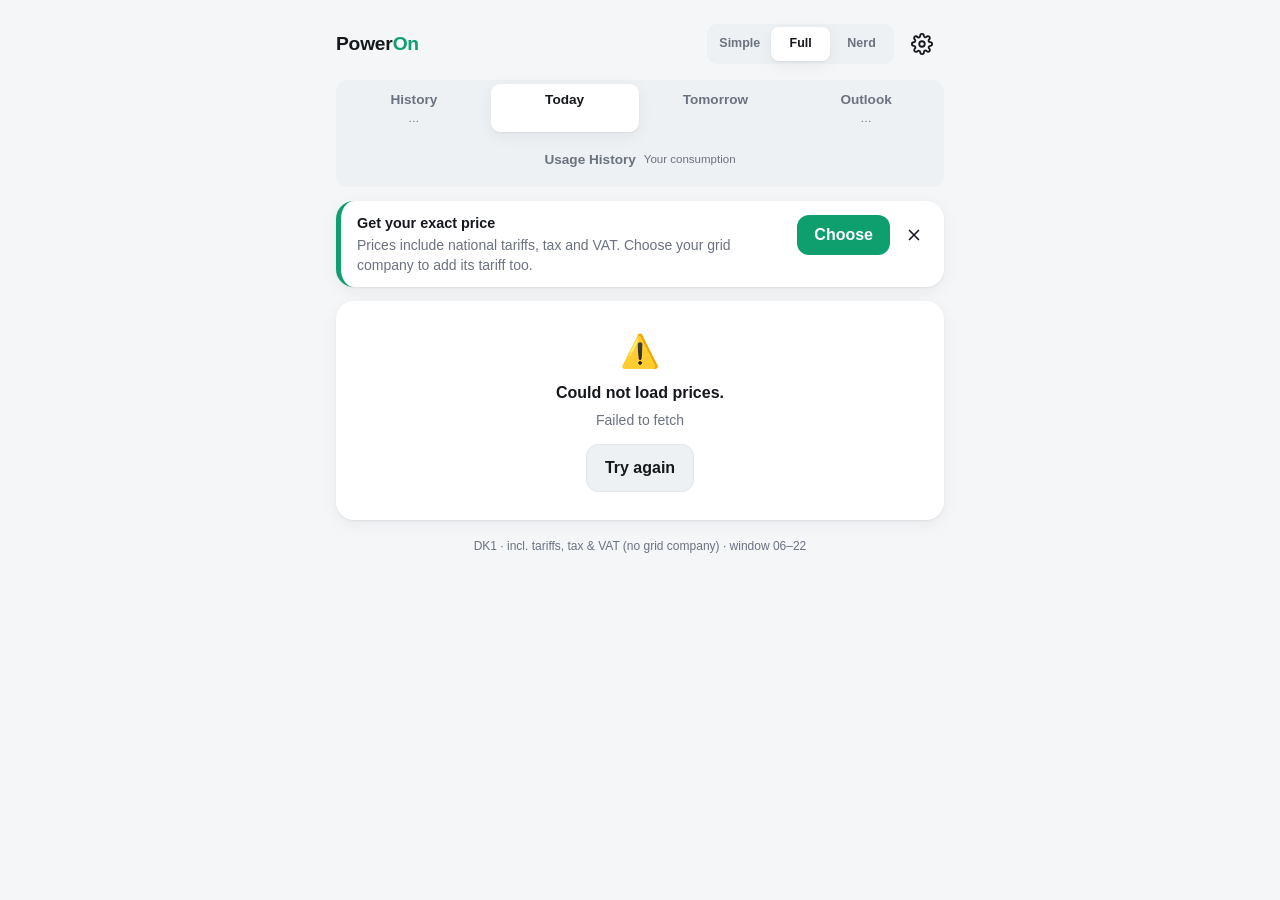
<file: index.html>
<!DOCTYPE html>
<html lang="en">
<head>
  <meta charset="UTF-8">
  <meta name="viewport" content="width=device-width, initial-scale=1, viewport-fit=cover">
  <title>PowerOn</title>
  <meta name="description" content="When should I use power? Cheapest hours for electricity in Denmark (DK1/DK2).">
  <meta name="theme-color" content="#f4f6f8">
  <meta name="color-scheme" content="light dark">

  <!-- PWA · @req PWA-01 PWA-05 NFR-01 -->
  <link rel="manifest" href="./manifest.json">
  <meta name="mobile-web-app-capable" content="yes">
  <meta name="apple-mobile-web-app-capable" content="yes">
  <meta name="apple-mobile-web-app-status-bar-style" content="default">
  <meta name="apple-mobile-web-app-title" content="PowerOn">
  <link rel="apple-touch-icon" href="./icons/apple-touch-icon-180.png">
  <link rel="icon" type="image/svg+xml" href="./icons/icon.svg">
  <link rel="icon" type="image/png" sizes="192x192" href="./icons/icon-192.png">

  <link rel="stylesheet" href="./css/styles.css">
</head>
<body>
  <main id="app" class="app">
    <header class="topbar">
      <h1 class="brand">Power<span>On</span></h1>
    </header>
    <section class="card state"><div class="spinner"></div><p>Loading…</p></section>
  </main>
  <noscript><p class="card">PowerOn needs JavaScript to fetch electricity prices.</p></noscript>
  <script type="module" src="./js/app.js"></script>
</body>
</html>
</file>
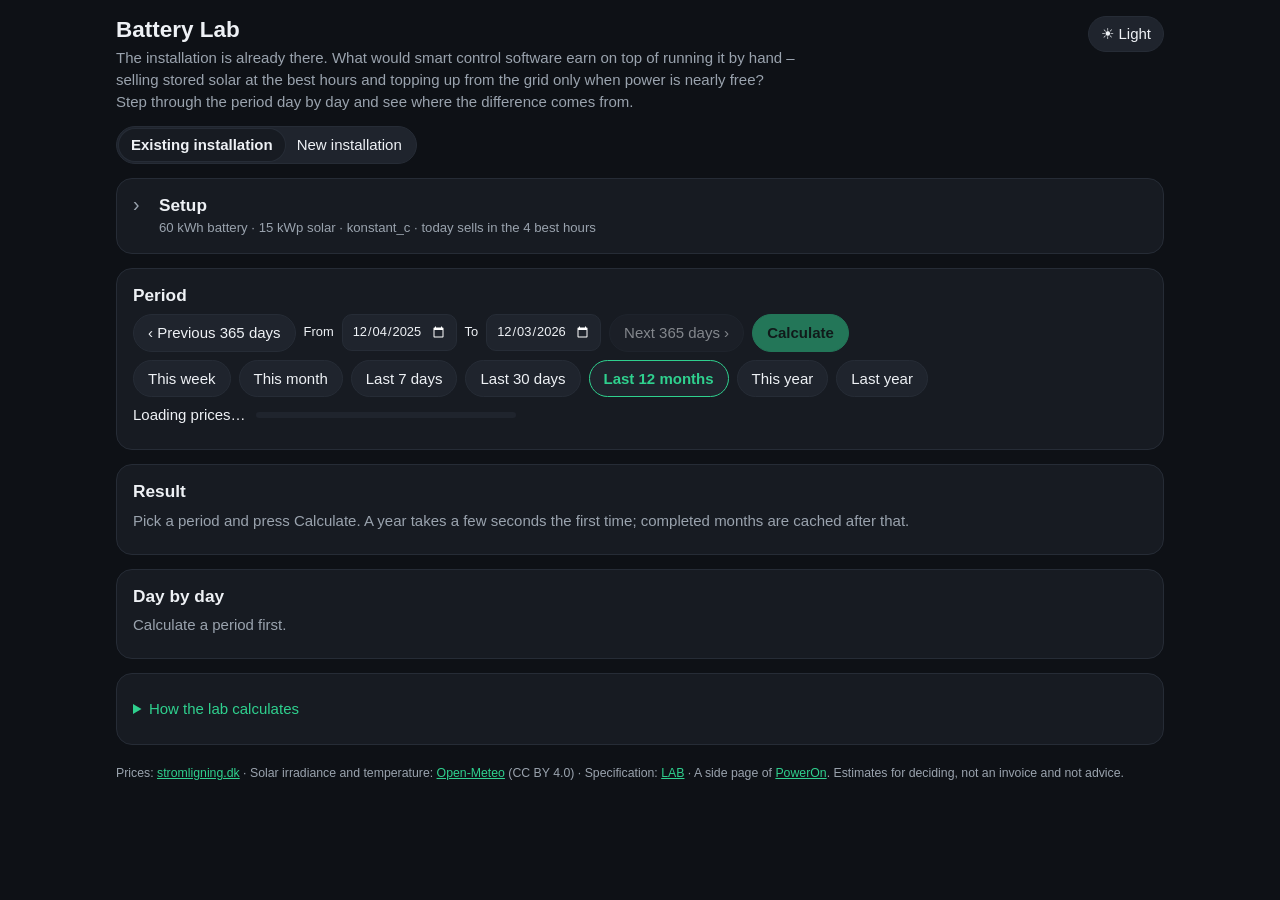
<file: battery-lab/index.html>
<!DOCTYPE html>
<html lang="en" data-theme="dark">
<head>
  <meta charset="UTF-8">
  <meta name="viewport" content="width=device-width, initial-scale=1, viewport-fit=cover">
  <title>Battery Lab</title>
  <meta name="description" content="What a home battery with solar would have earned on Danish electricity prices, hour by hour, with and without charging from the grid.">
  <meta name="color-scheme" content="dark light">
  <meta name="theme-color" content="#0e1116">
  <style>html { background: #0e1116; } html[data-theme="light"] { background: #f4f6f8; }</style>
  <!-- @req LAB-14: theme before first paint, dark unless the owner chose light -->
  <script>
    try {
      document.documentElement.dataset.theme = localStorage.getItem('poweron.lab.theme') === '"light"' ? 'light' : 'dark';
    } catch {
      document.documentElement.dataset.theme = 'dark';
    }
  </script>
  <link rel="icon" type="image/svg+xml" href="../icons/icon.svg">
  <link rel="stylesheet" href="./lab.css">
</head>
<body>
  <main id="lab" class="lab">
    <header class="topbar"><div><h1>Battery Lab</h1><p>Loading…</p></div></header>
  </main>
  <div id="tip" role="tooltip"></div>
  <noscript><p class="lab">Battery Lab needs JavaScript to fetch prices and weather.</p></noscript>
  <script type="module" src="./app.js"></script>
</body>
</html>
</file>
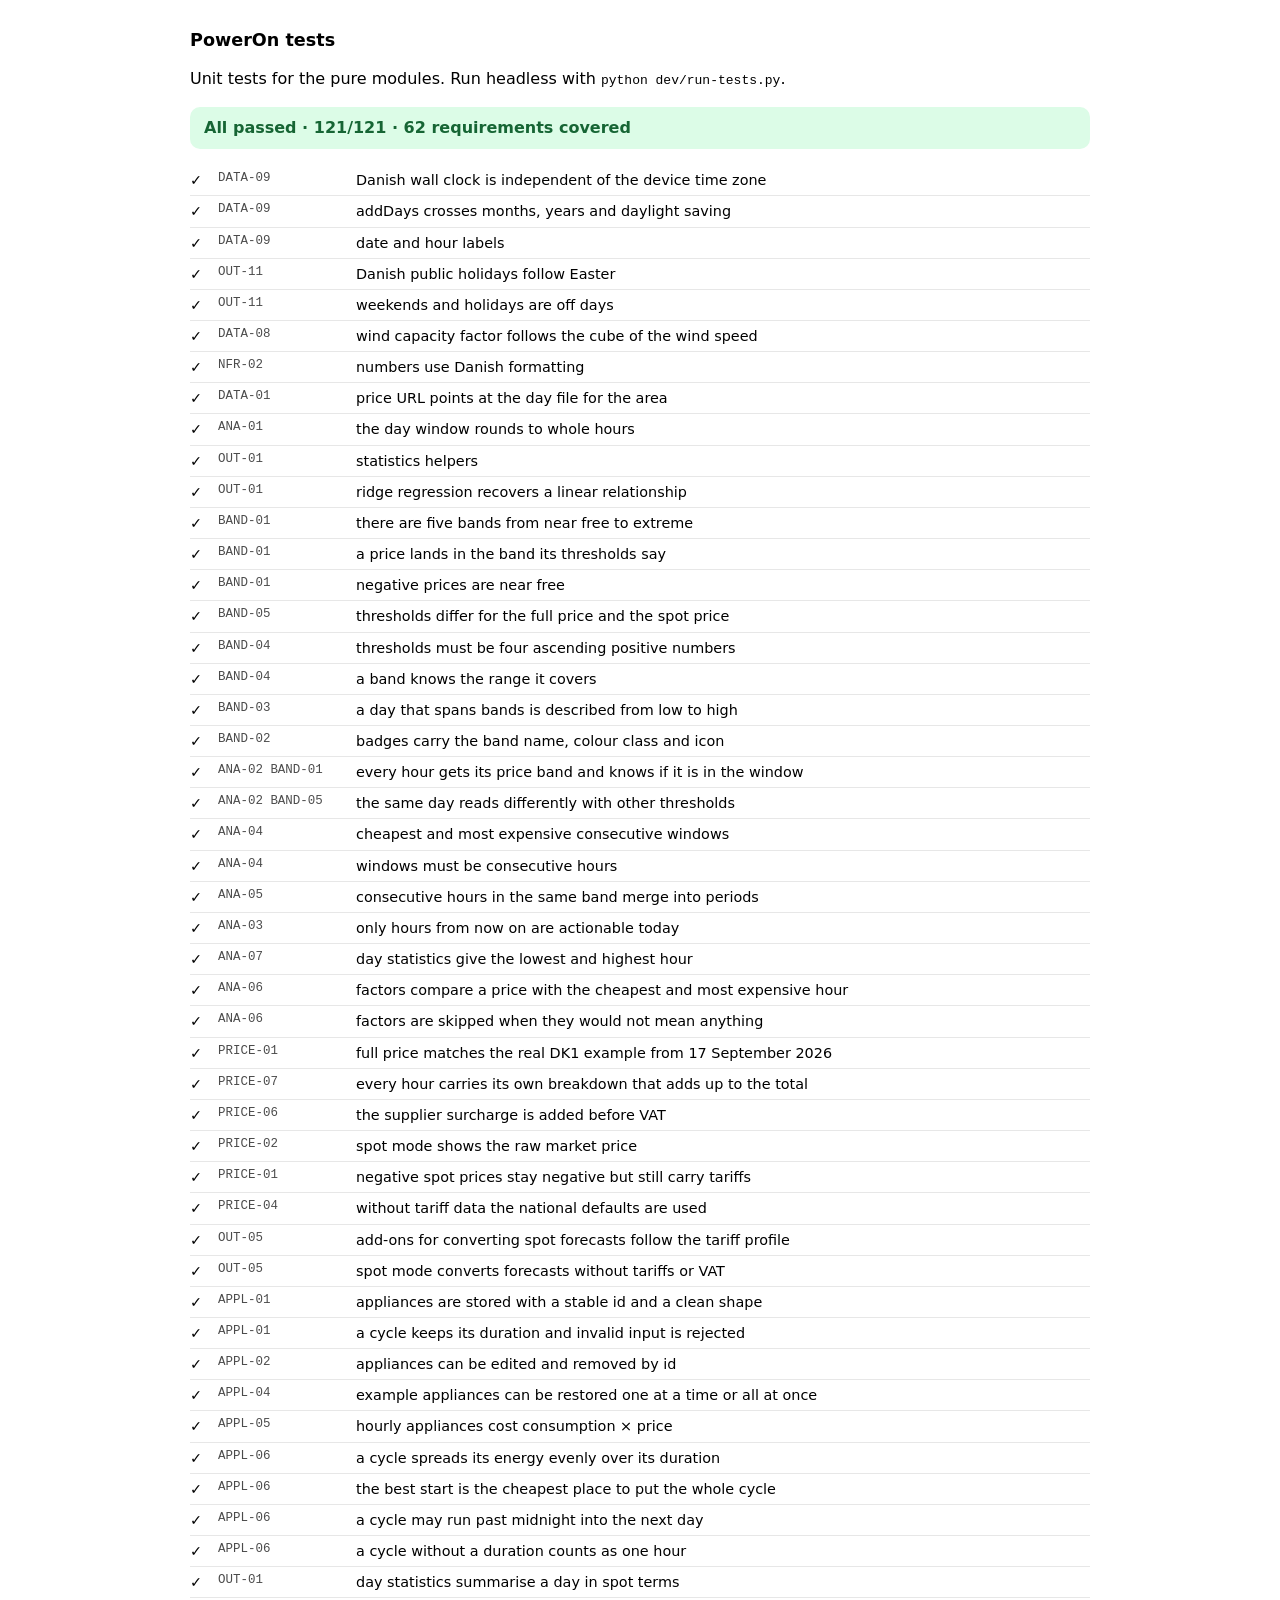
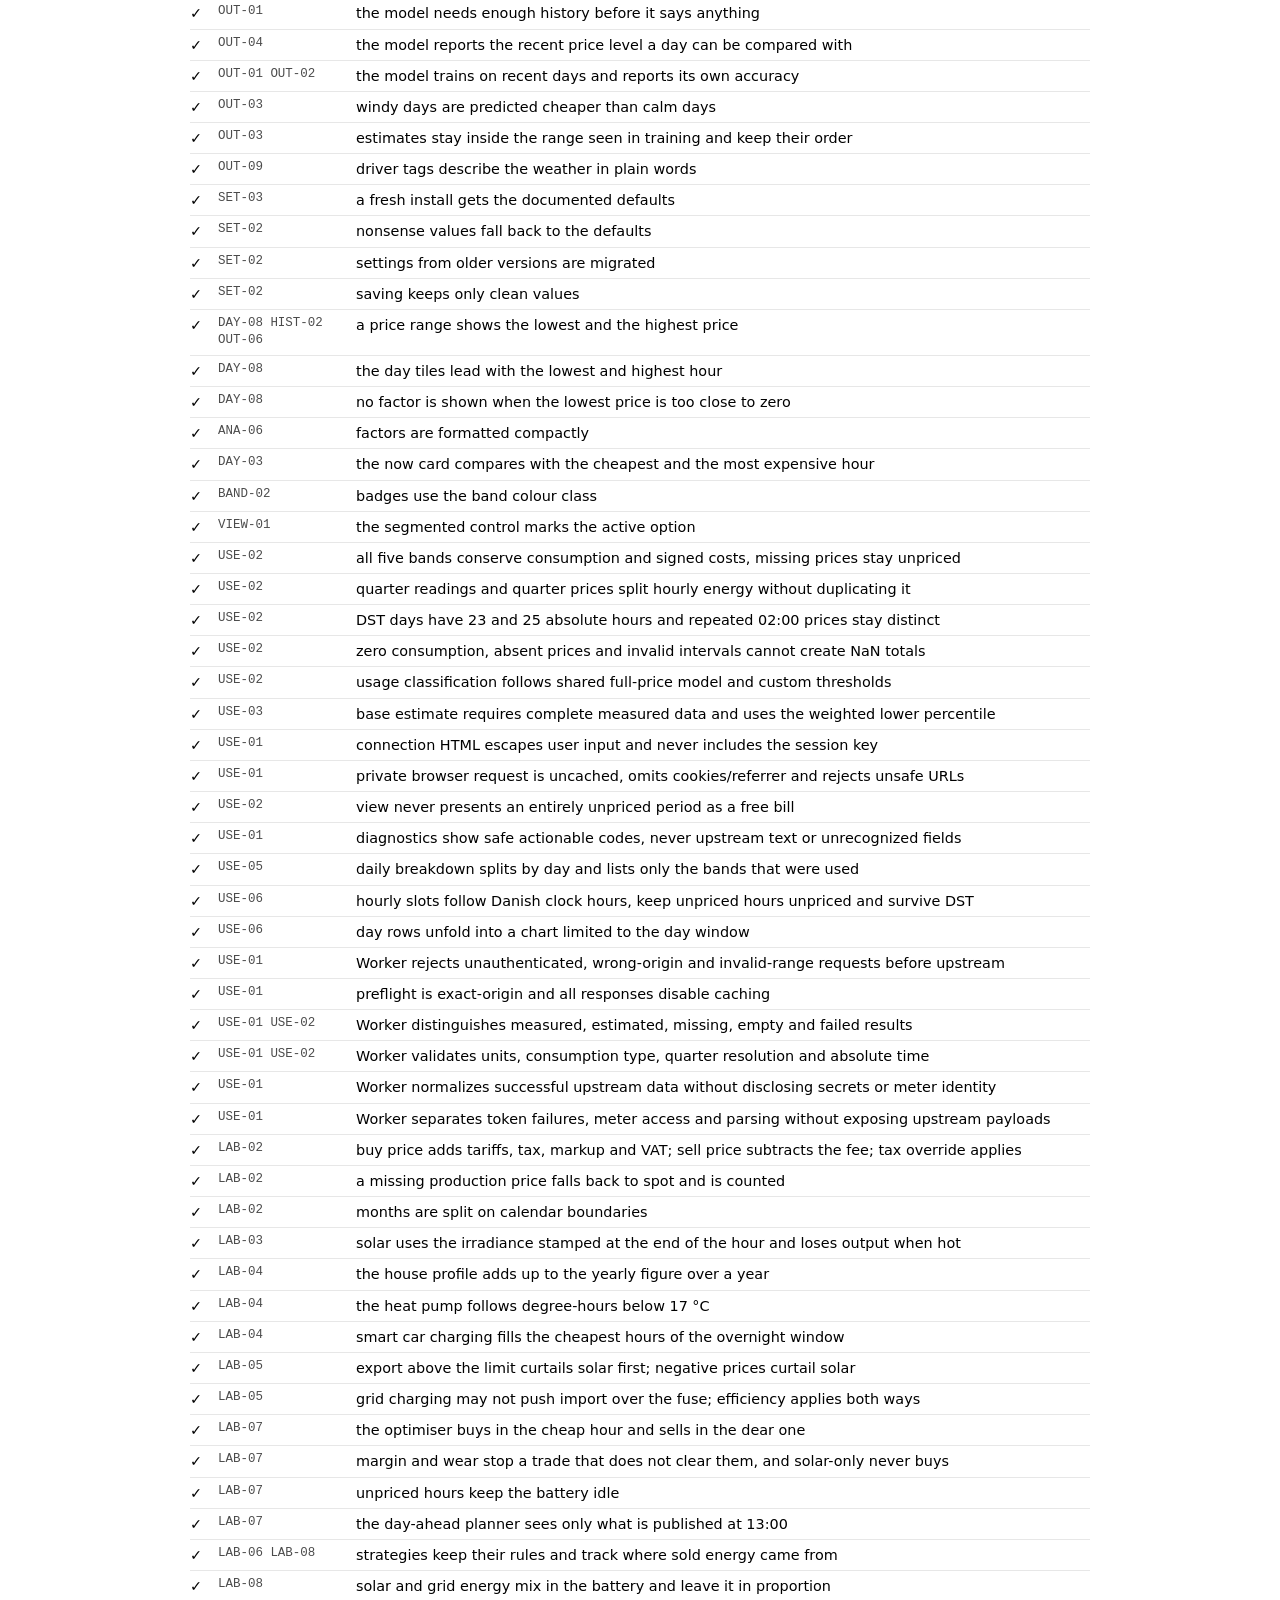
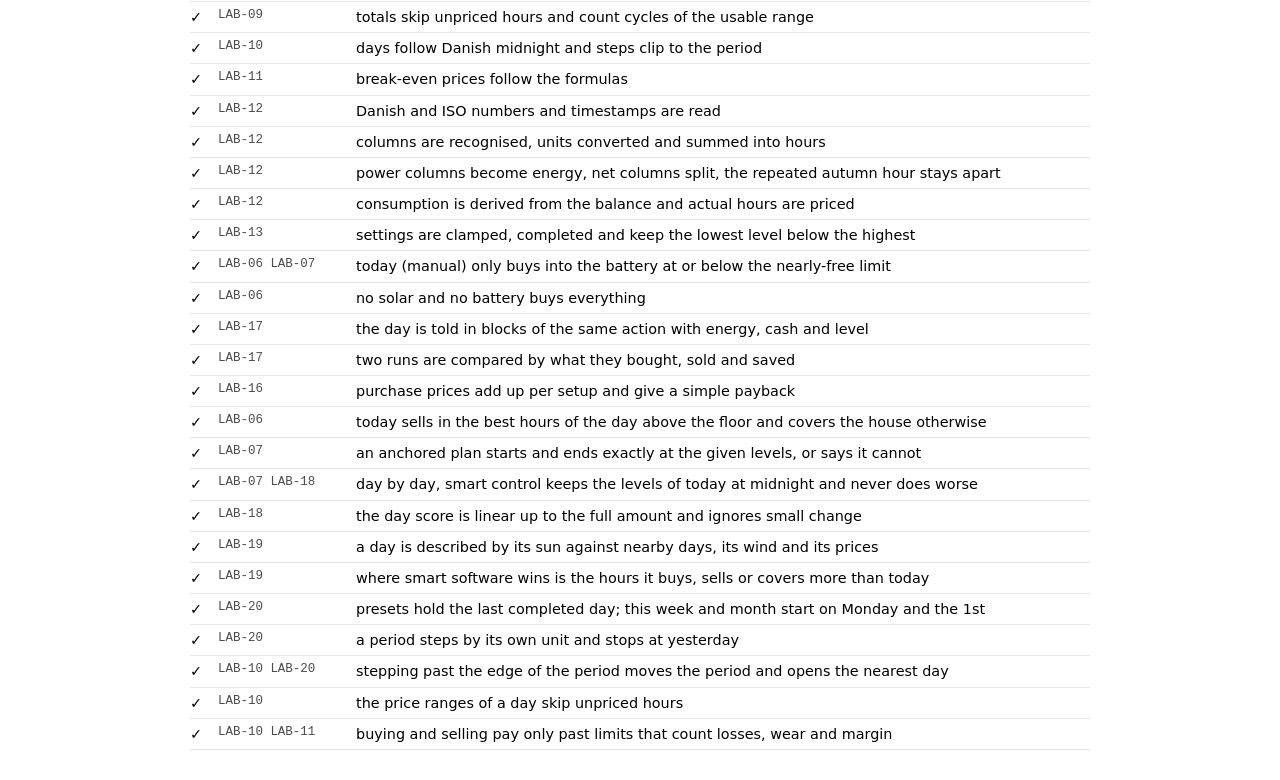
<file: dev/tests/index.html>
<!DOCTYPE html>
<html lang="en">
<head>
  <meta charset="UTF-8">
  <meta name="viewport" content="width=device-width, initial-scale=1">
  <title>PowerOn tests</title>
  <style>
    :root { color-scheme: light dark; }
    body { font-family: system-ui, sans-serif; margin: 0; padding: 16px; max-width: 900px; margin-inline: auto; line-height: 1.4; }
    h1 { font-size: 1.1rem; }
    .summary { font-weight: 700; padding: 10px 14px; border-radius: 10px; }
    .summary.pass { background: #dcfce7; color: #166534; }
    .summary.fail { background: #fee2e2; color: #991b1b; }
    .results { list-style: none; padding: 0; margin: 14px 0; }
    .results li { display: grid; grid-template-columns: 20px 130px 1fr; gap: 8px; padding: 5px 0; border-bottom: 1px solid #8883; font-size: 0.9rem; }
    .results li.bad { color: #b91c1c; }
    .results .err { grid-column: 3; font-family: ui-monospace, monospace; font-size: 0.8rem; }
    .results .req { font-family: ui-monospace, monospace; font-size: 0.78rem; opacity: 0.7; }
    .mark { font-weight: 700; }
    #results-json { display: none; }
  </style>
</head>
<body>
  <h1>PowerOn tests</h1>
  <p>Unit tests for the pure modules. Run headless with <code>python dev/run-tests.py</code>.</p>
  <div id="output">Running…</div>
  <script type="module">
    import { run } from './harness.js';
    await import('./all.js');
    await run(document.getElementById('output'));
  </script>
</body>
</html>
</file>
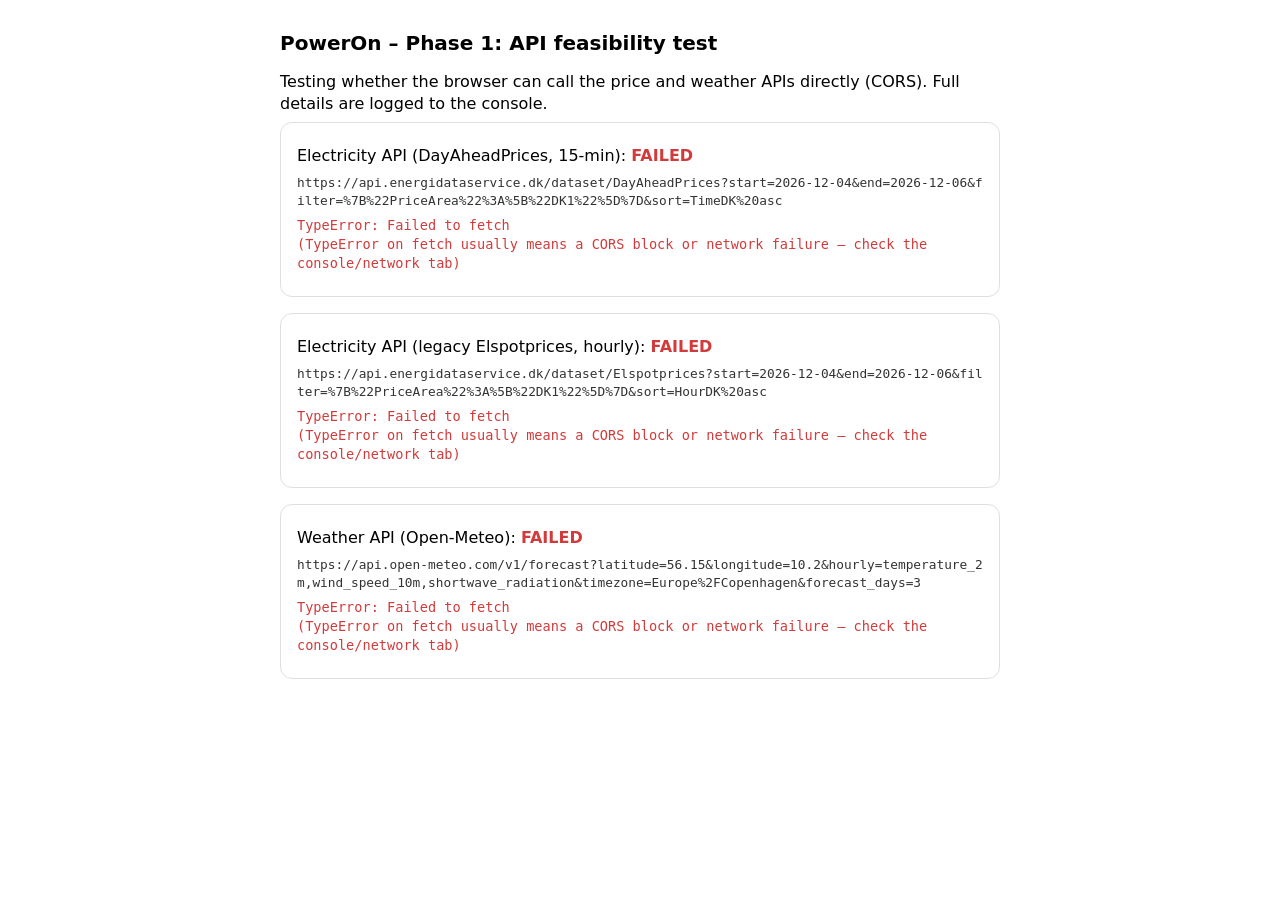
<file: dev/api-test.html>
<!DOCTYPE html>
<html lang="en">
<head>
  <meta charset="UTF-8">
  <meta name="viewport" content="width=device-width, initial-scale=1.0">
  <title>PowerOn – API feasibility test</title>
  <style>
    :root { color-scheme: light dark; font-family: system-ui, -apple-system, sans-serif; }
    body { margin: 0; padding: 1rem; max-width: 720px; margin-inline: auto; line-height: 1.4; }
    h1 { font-size: 1.25rem; }
    .card { border: 1px solid #8884; border-radius: 12px; padding: 1rem; margin-bottom: 1rem; }
    .status { font-weight: 700; }
    .ok { color: #1a9c4a; }
    .failed { color: #d13b3b; }
    .pending { color: #888; }
    .error { color: #d13b3b; white-space: pre-wrap; word-break: break-word; font-family: monospace; font-size: 0.85rem; }
    .endpoint { font-family: monospace; font-size: 0.8rem; word-break: break-all; opacity: 0.8; }
    pre { background: #8881; padding: 0.75rem; border-radius: 8px; overflow-x: auto; font-size: 0.8rem; margin: 0.5rem 0 0; }
    p { margin: 0.4rem 0; }
  </style>
</head>
<body>
  <h1>PowerOn – Phase 1: API feasibility test</h1>
  <p>Testing whether the browser can call the price and weather APIs directly (CORS). Full details are logged to the console.</p>

  <div class="card" id="electricity">
    <p>Electricity API (DayAheadPrices, 15-min): <span class="status pending">TESTING…</span></p>
    <p class="endpoint"></p>
    <p class="error"></p>
    <pre class="sample" hidden></pre>
  </div>

  <div class="card" id="electricity-legacy">
    <p>Electricity API (legacy Elspotprices, hourly): <span class="status pending">TESTING…</span></p>
    <p class="endpoint"></p>
    <p class="error"></p>
    <pre class="sample" hidden></pre>
  </div>

  <div class="card" id="weather">
    <p>Weather API (Open-Meteo): <span class="status pending">TESTING…</span></p>
    <p class="endpoint"></p>
    <p class="error"></p>
    <pre class="sample" hidden></pre>
  </div>

  <script type="module" src="./api-test.js"></script>
</body>
</html>
</file>
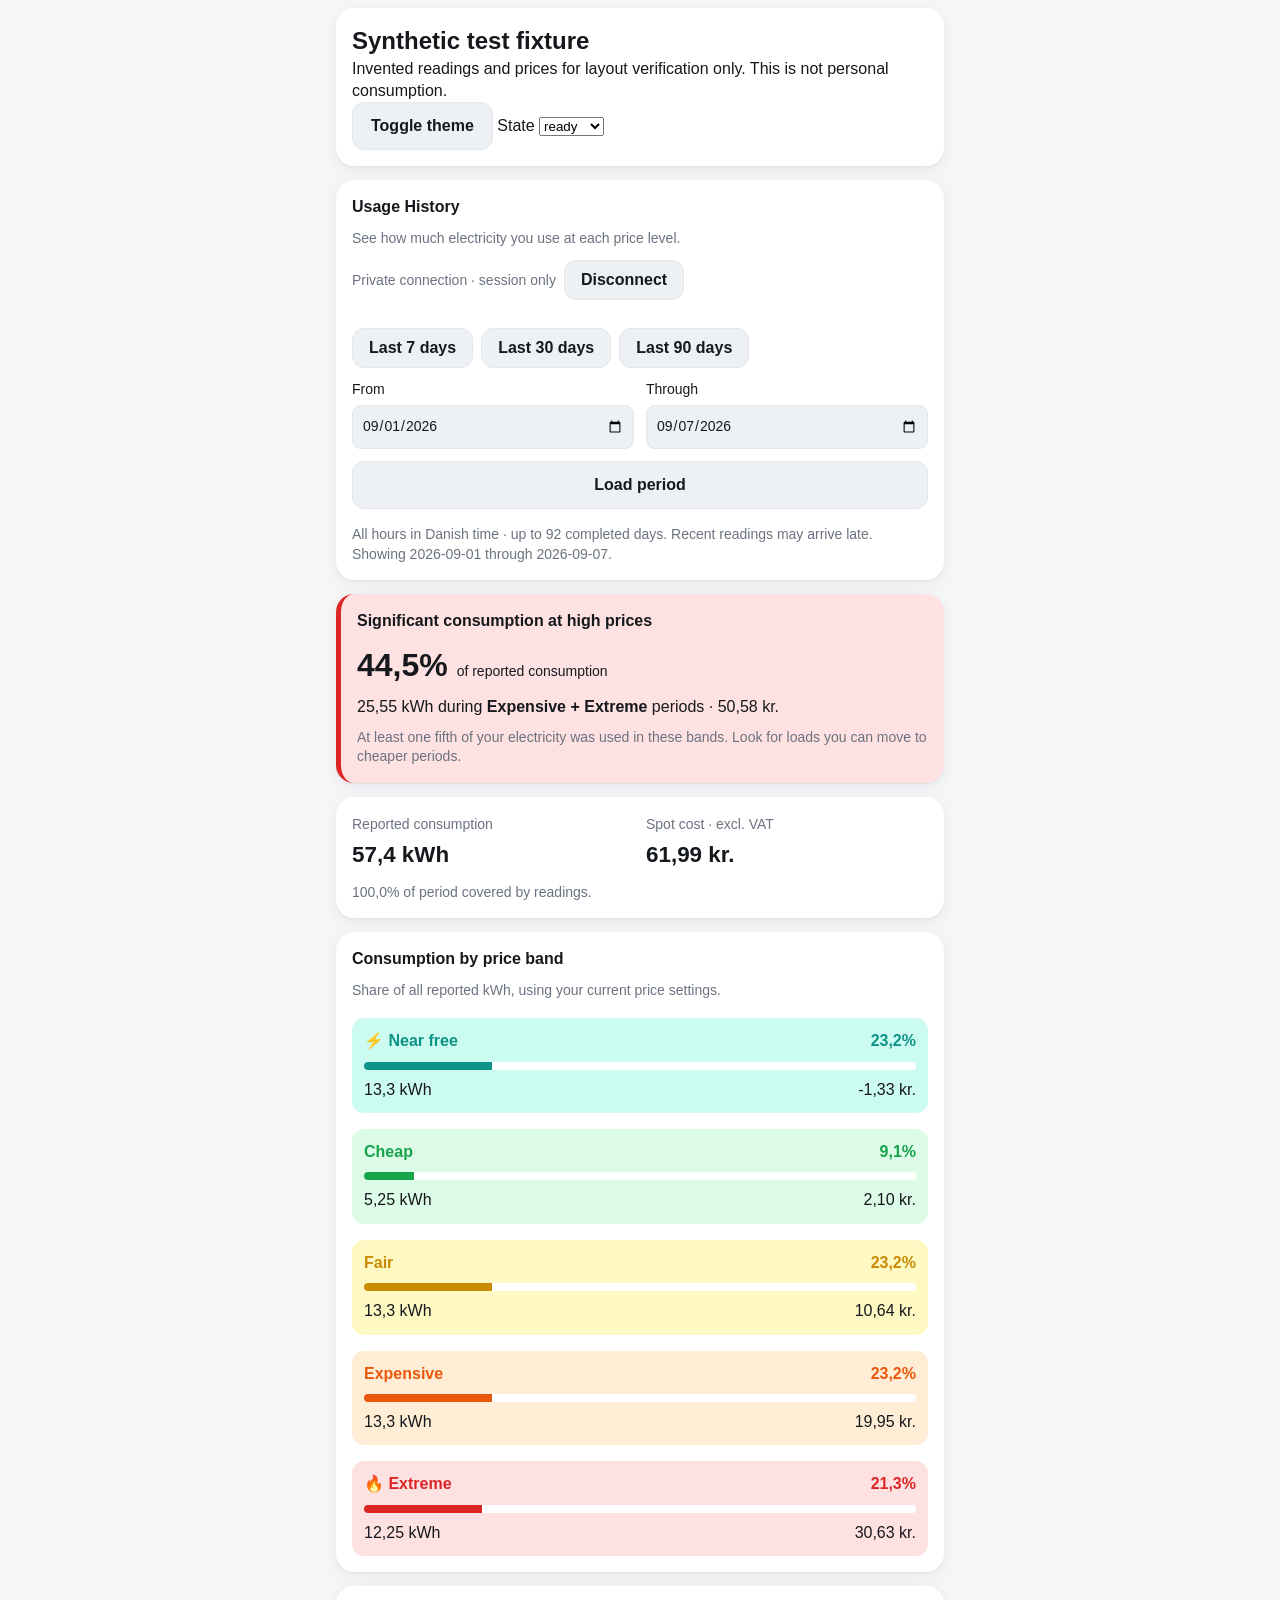
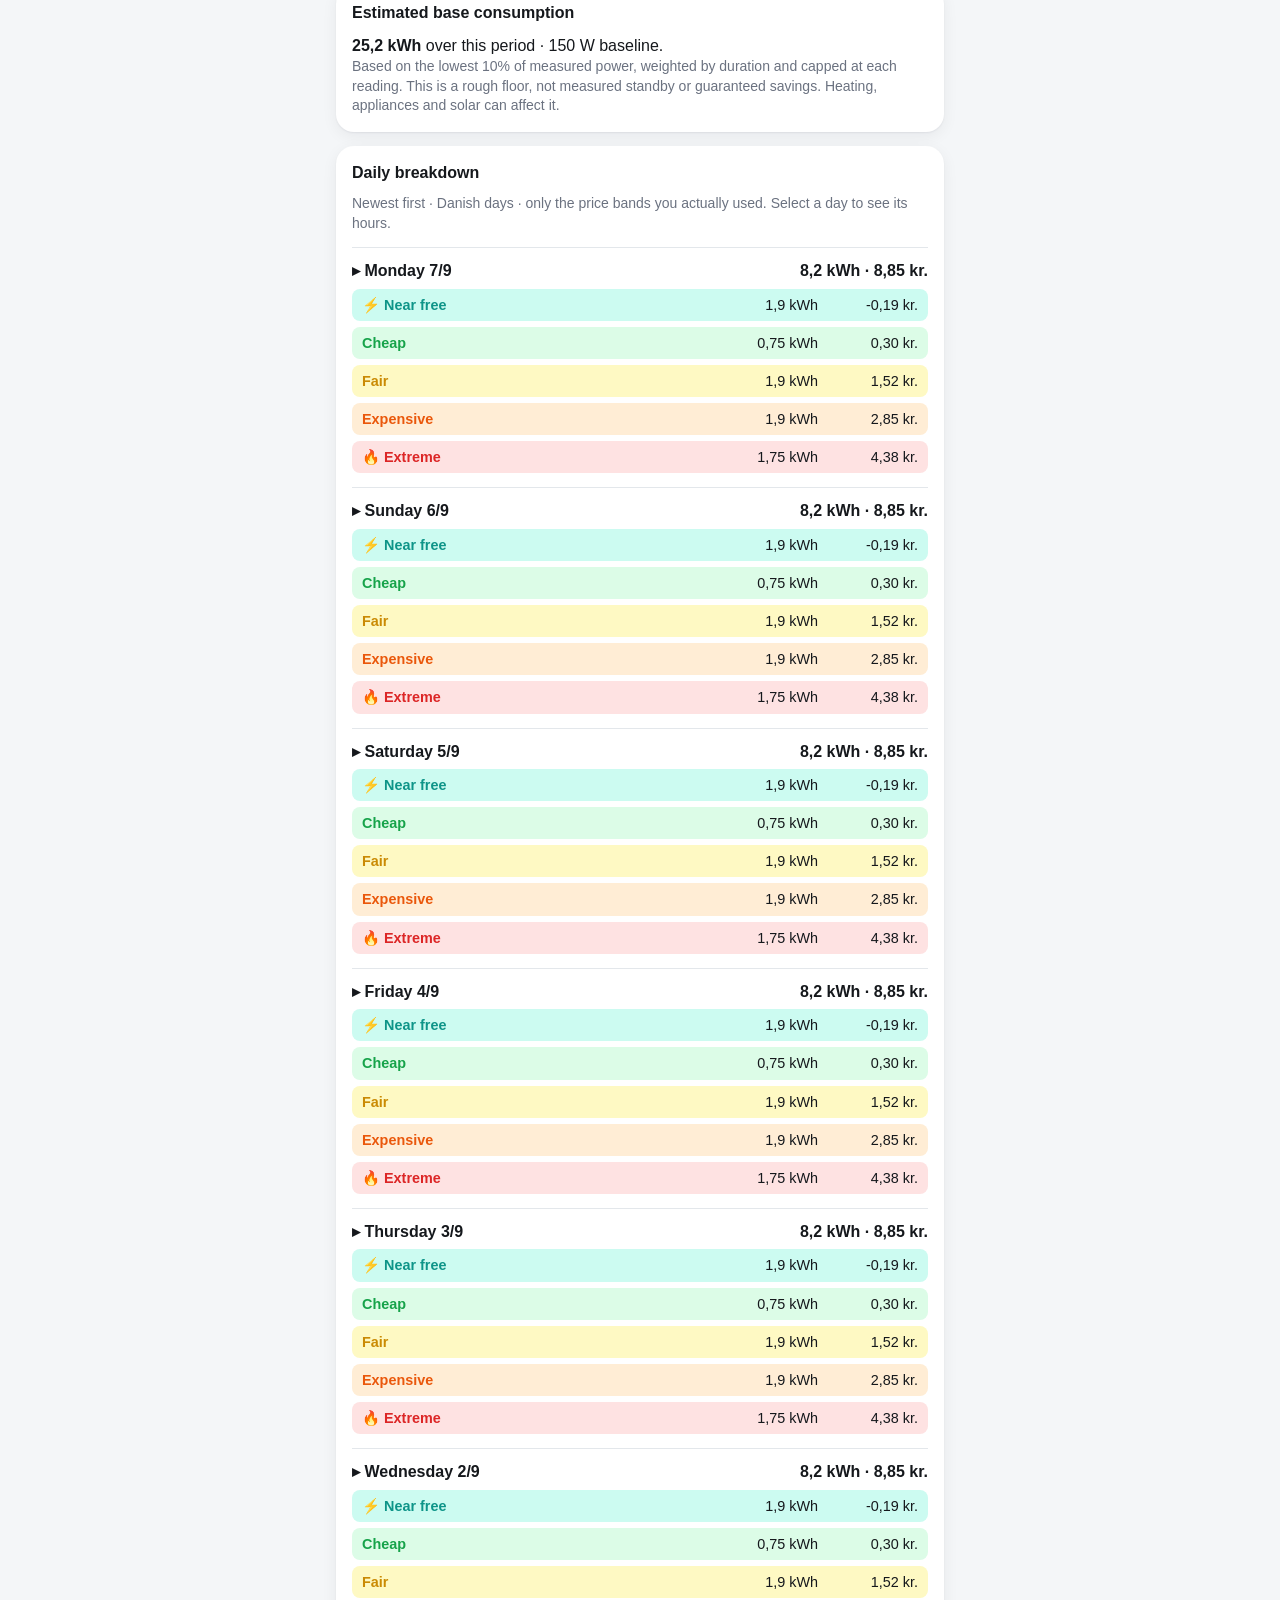
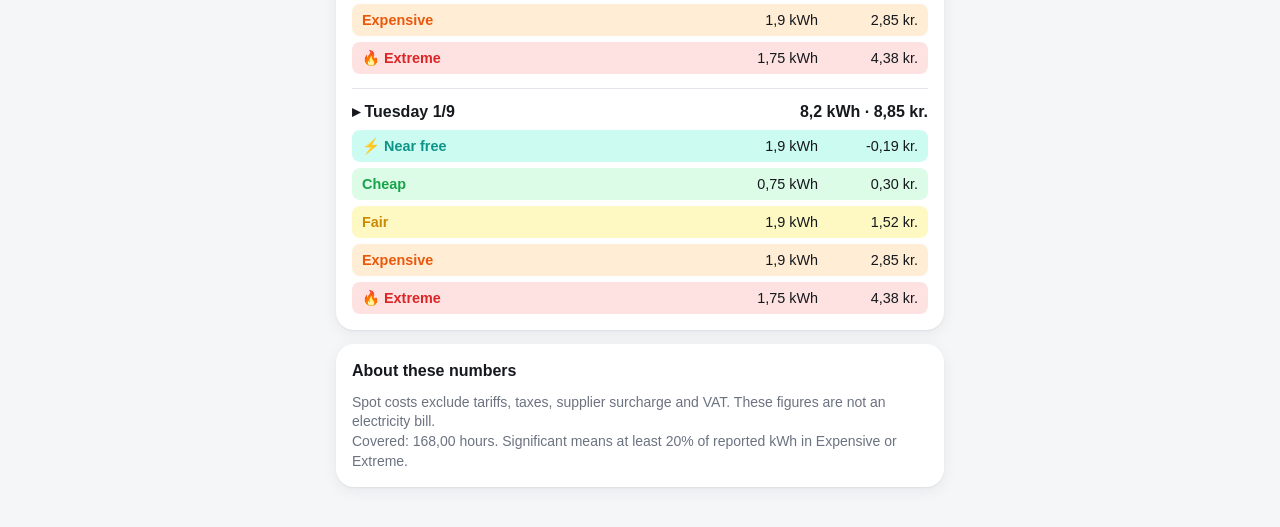
<file: dev/usage-preview.html>
<!doctype html>
<html lang="en" data-theme="light">
<meta charset="utf-8">
<meta name="viewport" content="width=device-width, initial-scale=1">
<title>Usage History · synthetic UI fixture</title>
<link rel="stylesheet" href="../css/styles.css">
<main class="app">
  <section class="card"><h1>Synthetic test fixture</h1><p>Invented readings and prices for layout verification only. This is not personal consumption.</p>
    <button class="btn" id="theme">Toggle theme</button>
    <label>State <select id="state"><option>ready</option><option>loading</option><option>error</option><option>empty</option><option>partial</option></select></label>
  </section>
  <div id="fixture" style="display:contents"></div>
</main>
<script type="module">
  import { renderUsageView } from '../js/usage-view.js';
  import { danishMidnight, addDays, nowInDenmark } from '../js/time.js';
  const start = danishMidnight('2026-09-01');
  const intervals = [], spots = {};
  for (let i = 0; i < 168; i++) {
    const at = start + i * 3600000;
    const stamp = { start: new Date(at).toISOString(), end: new Date(at + 3600000).toISOString() };
    const local = nowInDenmark(new Date(at));
    intervals.push({ ...stamp, kwh: local.hour >= 17 && local.hour < 21 ? 1.3 : 0.15, estimated: false });
    (spots[local.date] ??= []).push({ ...stamp, hour: local.hour, price: [-0.1, 0.4, 0.8, 1.5, 2.5][local.hour % 5] });
  }
  const u = { status: 'ready', connected: true, key: '', url: '', from: '2026-09-01', to: '2026-09-07',
    loadedFrom: '2026-09-01', loadedTo: '2026-09-07', intervals, spots };
  const model = { usage: u, settings: { priceMode: 'spot', priceArea: 'DK1', viewMode: 'nerd', dayStart: '06:00', dayEnd: '22:00', chartMax: 10 }, now: { date: '2026-09-19' },
    onUsageDraft: (patch) => Object.assign(u, patch), onUsageLoad: () => draw(), onUsagePreset: (days) => {
      u.from = addDays(model.now.date, -days); u.to = addDays(model.now.date, -1); draw();
    }, onUsageDisconnect: () => { u.connected = false; u.status = 'idle'; draw(); }, onUsageConnect: () => { u.connected = true; u.status = 'ready'; draw(); } };
  function draw() { const view = renderUsageView(model); document.querySelector('#fixture').innerHTML = view.html; view.mount(document.querySelector('#fixture')); }
  document.querySelector('#theme').onclick = () => { document.documentElement.dataset.theme = document.documentElement.dataset.theme === 'light' ? 'dark' : 'light'; };
  document.querySelector('#state').onchange = (event) => {
    const selected = event.target.value;
    u.status = ['empty', 'partial'].includes(selected) ? 'ready' : selected;
    u.intervals = selected === 'empty' ? [] : selected === 'partial' ? intervals.slice(0, 90) : intervals;
    u.spots = selected === 'partial' ? {} : spots;
    u.message = 'Synthetic connection error. Retry when the Worker is available.';
    draw();
  };
  draw();
</script>
</html>
</file>
<file: css/styles.css>
/* PowerOn – styles. Mobile-first, app-like.
   @req NFR-03 NFR-04 */

:root {
  color-scheme: light dark;

  --bg: #f4f6f8;
  --surface: #ffffff;
  --surface-2: #eef1f4;
  --text: #15181c;
  --text-muted: #6b7280;
  --border: #e3e7eb;
  --accent: #0f9f6e;
  --accent-contrast: #ffffff;
  --shadow: 0 1px 2px rgba(16, 24, 40, 0.06), 0 4px 16px rgba(16, 24, 40, 0.06);

  --cheap: #16a34a;
  --cheap-bg: #dcfce7;
  --normal: #d97706;
  --normal-bg: #fef3c7;
  --expensive: #dc2626;
  --expensive-bg: #fee2e2;
  --outside: #c4cad2;
  --chip-factor-bg: rgba(0, 0, 0, 0.08);

  --radius: 18px;
  --radius-sm: 12px;
  --gap: 14px;
  --pad: 16px;
}

@media (prefers-color-scheme: dark) {
  :root:not([data-theme="light"]) {
    --bg: #0e1116;
    --surface: #171b22;
    --surface-2: #1f242d;
    --text: #eef1f5;
    --text-muted: #9aa3ae;
    --border: #262c36;
    --accent: #2fd08e;
    --accent-contrast: #0b1a13;
    --shadow: 0 1px 2px rgba(0, 0, 0, 0.4), 0 6px 20px rgba(0, 0, 0, 0.35);

    --cheap: #4ade80;
    --cheap-bg: rgba(74, 222, 128, 0.16);
    --normal: #fbbf24;
    --normal-bg: rgba(251, 191, 36, 0.16);
    --expensive: #f87171;
    --expensive-bg: rgba(248, 113, 113, 0.16);
    --outside: #3a424d;
    --chip-factor-bg: rgba(255, 255, 255, 0.12);
  }
}

:root[data-theme="dark"] {
  --bg: #0e1116;
  --surface: #171b22;
  --surface-2: #1f242d;
  --text: #eef1f5;
  --text-muted: #9aa3ae;
  --border: #262c36;
  --accent: #2fd08e;
  --accent-contrast: #0b1a13;
  --shadow: 0 1px 2px rgba(0, 0, 0, 0.4), 0 6px 20px rgba(0, 0, 0, 0.35);

  --cheap: #4ade80;
  --cheap-bg: rgba(74, 222, 128, 0.16);
  --normal: #fbbf24;
  --normal-bg: rgba(251, 191, 36, 0.16);
  --expensive: #f87171;
  --expensive-bg: rgba(248, 113, 113, 0.16);
  --outside: #3a424d;
  --chip-factor-bg: rgba(255, 255, 255, 0.12);
}

* { box-sizing: border-box; }

html, body {
  margin: 0;
  background: var(--bg);
  color: var(--text);
  font-family: -apple-system, BlinkMacSystemFont, "Segoe UI", Roboto, "Helvetica Neue", Arial, sans-serif;
  font-size: 16px;
  line-height: 1.4;
  -webkit-text-size-adjust: 100%;
  -webkit-tap-highlight-color: transparent;
  overscroll-behavior-y: contain;
}

body {
  min-height: 100dvh;
  padding: env(safe-area-inset-top) env(safe-area-inset-right) env(safe-area-inset-bottom) env(safe-area-inset-left);
}

.app {
  max-width: 640px;
  margin: 0 auto;
  padding: 0 var(--pad) calc(var(--pad) + 24px);
  display: flex;
  flex-direction: column;
  gap: var(--gap);
}

h1, h2, h3, p { margin: 0; }
h2 { font-size: 1rem; font-weight: 600; margin-bottom: 10px; }
.muted { color: var(--text-muted); font-size: 0.875rem; }
.warn { color: var(--normal); }
small { font-size: 0.75em; }
button { font: inherit; color: inherit; }

/* Top bar */
.topbar {
  display: flex;
  align-items: center;
  gap: 8px;
  padding: 14px 0 0;
  min-height: 56px;
}
.topbar h1 { font-size: 1.35rem; font-weight: 700; letter-spacing: -0.01em; }
.topbar-spacer { flex: 1; }
.brand span { color: var(--accent); }

.icon-btn {
  display: inline-flex;
  align-items: center;
  justify-content: center;
  width: 44px;
  height: 44px;
  border: none;
  border-radius: 50%;
  background: transparent;
  cursor: pointer;
  color: var(--text);
}
.icon-btn:active, .icon-btn:hover { background: var(--surface-2); }
.icon-btn.danger { color: var(--expensive); }

/* Cards */
.card {
  background: var(--surface);
  border-radius: var(--radius);
  padding: var(--pad);
  box-shadow: var(--shadow);
}
.card-head { display: flex; align-items: baseline; justify-content: space-between; gap: 8px; }
.card.state { text-align: center; padding: 28px var(--pad); }
.card.state .big { font-size: 2rem; margin-bottom: 8px; }
.card.state p + p { margin-top: 6px; }
.card.state .btn { margin-top: 14px; }

/* Day tabs */
.day-tabs {
  display: grid;
  grid-template-columns: 1fr 1fr;
  gap: 6px;
  background: var(--surface-2);
  padding: 4px;
  border-radius: var(--radius-sm);
}
.day-tabs button {
  display: flex;
  flex-direction: column;
  align-items: center;
  gap: 1px;
  padding: 8px 6px;
  border: none;
  border-radius: 9px;
  background: transparent;
  font-weight: 600;
  cursor: pointer;
  min-height: 48px;
  color: var(--text-muted);
}
.day-tabs button small { font-weight: 400; font-size: 0.72rem; }
.day-tabs button.active { background: var(--surface); color: var(--text); box-shadow: var(--shadow); }

/* Now card */
.now-card {
  display: flex;
  align-items: center;
  justify-content: space-between;
  gap: 12px;
  border-left: 6px solid var(--normal);
}
.now-card.level-cheap { border-left-color: var(--cheap); }
.now-card.level-expensive { border-left-color: var(--expensive); }
.now-left { display: flex; flex-direction: column; gap: 2px; }
.now-card .label { font-size: 0.8rem; color: var(--text-muted); text-transform: uppercase; letter-spacing: 0.04em; }
.now-price { font-size: 2.4rem; font-weight: 700; line-height: 1.1; letter-spacing: -0.02em; }
.now-price small { font-size: 0.95rem; font-weight: 500; color: var(--text-muted); }
.now-hint { font-size: 0.9rem; color: var(--text-muted); }

.badge {
  padding: 8px 14px;
  border-radius: 999px;
  font-weight: 700;
  font-size: 0.9rem;
  white-space: nowrap;
}
.badge.level-cheap { background: var(--cheap-bg); color: var(--cheap); }
.badge.level-normal { background: var(--normal-bg); color: var(--normal); }
.badge.level-expensive { background: var(--expensive-bg); color: var(--expensive); }

/* Overview */
.overview .headline { font-size: 1.15rem; }
.overview .headline strong { color: var(--accent); font-size: 1.3rem; }
.overview .muted { margin-top: 4px; }

.period-strip {
  display: flex;
  gap: 3px;
  margin: 14px 0 12px;
  height: 52px;
}
.seg {
  flex: var(--n) 1 0;
  min-width: 0;
  display: flex;
  flex-direction: column;
  align-items: center;
  justify-content: center;
  border-radius: 8px;
  font-size: 0.72rem;
  overflow: hidden;
  background: var(--normal-bg);
  color: var(--normal);
  line-height: 1.2;
}
.seg.level-cheap { background: var(--cheap-bg); color: var(--cheap); }
.seg.level-expensive { background: var(--expensive-bg); color: var(--expensive); }
.seg.past { opacity: 0.45; }
.seg-time { font-weight: 700; white-space: nowrap; }
.seg-price { white-space: nowrap; }
.hint { margin-top: 8px; font-size: 0.9rem; }
.hint.level-cheap { color: var(--cheap); }

.windows {
  display: grid;
  grid-template-columns: repeat(4, 1fr);
  gap: 6px;
}
.win {
  display: flex;
  flex-direction: column;
  align-items: center;
  padding: 8px 4px;
  border-radius: var(--radius-sm);
  background: var(--surface-2);
  gap: 1px;
}
.win-len { font-size: 0.72rem; color: var(--text-muted); text-transform: uppercase; letter-spacing: 0.04em; }
.win-time { font-weight: 700; font-size: 0.95rem; }
.win-price { font-size: 0.72rem; }

/* Chart */
.chart-card h2 { margin-bottom: 0; }
.chart-readout { font-size: 0.8rem; text-align: right; }
.chart {
  position: relative;
  height: 190px;
  margin: 14px 0 0;
  padding: 6px 0 22px 0;
}
.chart-grid { position: absolute; inset: 6px 0 22px 0; pointer-events: none; }
.chart-gridline {
  position: absolute;
  left: 0; right: 0;
  bottom: var(--y);
  border-top: 1px dashed var(--border);
}
.chart-gridline span {
  position: absolute;
  right: 0;
  top: -1.1em;
  font-size: 0.66rem;
  color: var(--text-muted);
  background: var(--surface);
  padding: 0 3px;
}
.chart-bars {
  position: absolute;
  inset: 6px 0 22px 0;
  display: grid;
  grid-template-columns: repeat(24, 1fr);
  gap: 2px;
  align-items: end;
}
.bar {
  position: relative;
  height: 100%;
  border: none;
  background: transparent;
  padding: 0;
  cursor: pointer;
  border-radius: 0;
}
.bar-fill {
  position: absolute;
  left: 0; right: 0; bottom: 0;
  height: var(--h);
  min-height: 2px;
  border-radius: 3px 3px 0 0;
  background: var(--normal);
  transition: height 0.25s ease;
}
.bar.level-cheap .bar-fill { background: var(--cheap); }
.bar.level-expensive .bar-fill { background: var(--expensive); }
.bar.outside .bar-fill { background: var(--outside); }
.bar.past .bar-fill { opacity: 0.35; }
.bar.now .bar-fill { outline: 2px solid var(--text); outline-offset: 1px; }
.bar.selected .bar-fill { filter: brightness(1.2); box-shadow: 0 0 0 2px var(--accent); }
.bar.over-max .bar-fill {
  border-radius: 0;
  background-image: repeating-linear-gradient(-45deg, transparent 0 4px, rgba(255, 255, 255, 0.35) 4px 7px);
}
.bar.over-max::after {
  content: "▲";
  position: absolute;
  top: -14px;
  left: 50%;
  transform: translateX(-50%);
  font-size: 0.6rem;
  color: var(--expensive);
}
.bar.negative .bar-fill { background: var(--accent); min-height: 4px; }
.chart-axis { position: absolute; left: 0; right: 0; bottom: 0; height: 18px; }
.chart-axis span {
  position: absolute;
  left: var(--x);
  transform: translateX(-50%);
  font-size: 0.7rem;
  color: var(--text-muted);
}
.chart-axis span:first-child { transform: none; }
.chart-axis span:last-child { transform: translateX(-100%); }

.legend { display: flex; flex-wrap: wrap; gap: 6px 14px; margin-top: 8px; font-size: 0.75rem; color: var(--text-muted); }
.legend .dot { display: inline-block; width: 10px; height: 10px; border-radius: 3px; margin-right: 5px; vertical-align: -1px; background: var(--normal); }
.legend .dot.level-cheap { background: var(--cheap); }
.legend .dot.level-expensive { background: var(--expensive); }
.legend .dot.outside { background: var(--outside); }

/* Appliance costs */
.cost-list { list-style: none; margin: 0; padding: 0; display: flex; flex-direction: column; }
.cost-row { padding: 12px 0; border-top: 1px solid var(--border); }
.cost-row:first-child { border-top: none; padding-top: 4px; }
.cost-head { display: flex; justify-content: space-between; align-items: baseline; gap: 8px; margin-bottom: 8px; }
.chips { display: flex; flex-wrap: wrap; gap: 6px; }
.chip {
  display: flex;
  flex-direction: column;
  gap: 1px;
  padding: 8px 12px;
  border-radius: var(--radius-sm);
  background: var(--surface-2);
  min-width: 0;
  flex: 1 1 auto;
}
.chip-label { font-size: 0.72rem; color: var(--text-muted); white-space: nowrap; }
.chip-value { font-weight: 700; font-size: 1.05rem; }
.chip-value small { font-weight: 500; color: var(--text-muted); font-size: 0.75rem; }
.chip.level-cheap { background: var(--cheap-bg); }
.chip.level-cheap .chip-label, .chip.level-cheap .chip-value { color: var(--cheap); }
.chip.level-normal { background: var(--normal-bg); }
.chip.level-normal .chip-label, .chip.level-normal .chip-value { color: var(--normal); }
.chip.level-expensive { background: var(--expensive-bg); }
.chip.level-expensive .chip-label, .chip.level-expensive .chip-value { color: var(--expensive); }
.chip.now { border: 1.5px solid var(--text); }

/* Buttons */
.btn {
  display: inline-flex;
  align-items: center;
  justify-content: center;
  min-height: 48px;
  padding: 10px 18px;
  border-radius: var(--radius-sm);
  border: 1px solid var(--border);
  background: var(--surface-2);
  font-weight: 600;
  cursor: pointer;
}
.btn-primary { background: var(--accent); color: var(--accent-contrast); border-color: transparent; }
.btn-block { width: 100%; margin-top: 8px; }
.btn:active { transform: scale(0.98); }

/* Settings */
.field { display: flex; flex-direction: column; gap: 6px; margin-bottom: 14px; }
.field > span { font-size: 0.85rem; font-weight: 600; }
.field small { margin-top: 2px; }
.field-row { display: grid; grid-template-columns: 1fr 1fr; gap: 12px; }
.field input, .field select {
  font: inherit;
  color: var(--text);
  background: var(--surface-2);
  border: 1px solid var(--border);
  border-radius: var(--radius-sm);
  padding: 12px 14px;
  min-height: 48px;
  width: 100%;
}
.field input:focus, .field select:focus { outline: 2px solid var(--accent); outline-offset: 1px; }
.card > .muted + .field, .card .muted + label { margin-top: 10px; }
.card .field + .muted { margin-top: -6px; margin-bottom: 14px; }

.segmented {
  display: grid;
  grid-auto-flow: column;
  grid-auto-columns: 1fr;
  gap: 4px;
  background: var(--surface-2);
  padding: 4px;
  border-radius: var(--radius-sm);
}
.segmented button {
  border: none;
  background: transparent;
  border-radius: 9px;
  min-height: 42px;
  font-weight: 600;
  color: var(--text-muted);
  cursor: pointer;
}
.segmented button.active { background: var(--surface); color: var(--text); box-shadow: var(--shadow); }

.appliance-list { list-style: none; margin: 0 0 4px; padding: 0; }
.appliance-row {
  display: flex;
  align-items: center;
  justify-content: space-between;
  gap: 8px;
  padding: 10px 0;
  border-top: 1px solid var(--border);
}
.appliance-row:first-child { border-top: none; }
.appliance-info { display: flex; flex-direction: column; min-width: 0; }
.appliance-info strong { overflow: hidden; text-overflow: ellipsis; white-space: nowrap; }
.appliance-actions { display: flex; flex-shrink: 0; }
.empty { padding: 8px 0; }

/* Dialog */
.dialog {
  border: none;
  border-radius: var(--radius);
  padding: 0;
  background: var(--surface);
  color: var(--text);
  width: min(92vw, 420px);
  box-shadow: var(--shadow);
}
.dialog::backdrop { background: rgba(0, 0, 0, 0.45); }
.dialog-form { padding: var(--pad); }
.dialog-form h2 { margin-bottom: 14px; font-size: 1.1rem; }
.dialog-actions { display: grid; grid-template-columns: 1fr 1fr; gap: 10px; margin-top: 4px; }
.form-error { color: var(--expensive); font-size: 0.85rem; margin-bottom: 10px; }

/* Expander (details/summary) */
.expander summary {
  display: flex;
  align-items: center;
  gap: 8px;
  cursor: pointer;
  list-style: none;
  min-height: 32px;
  margin: -4px 0;
}
.expander summary::-webkit-details-marker { display: none; }
.expander summary h2 { margin: 0; flex: 1; }
.expander summary::after {
  content: "";
  width: 9px; height: 9px;
  border-right: 2px solid var(--text-muted);
  border-bottom: 2px solid var(--text-muted);
  transform: rotate(45deg);
  transition: transform 0.2s ease;
  margin: 0 6px 4px 0;
}
.expander[open] summary::after { transform: rotate(-135deg); margin-bottom: -4px; }
.expander[open] summary { margin-bottom: 8px; }
.expander .cost-list .cost-row:first-child { padding-top: 0; }

/* Best-time factor */
.factor { font-size: 0.9rem; font-weight: 600; color: var(--cheap); white-space: nowrap; }

/* Toggle row */
.field.toggle { flex-direction: row; align-items: center; justify-content: space-between; min-height: 48px; }
.field.toggle input[type="checkbox"] { width: 22px; height: 22px; min-height: 0; accent-color: var(--accent); margin: 0; }

/* Example appliances */
.examples { margin-top: 16px; padding-top: 12px; border-top: 1px dashed var(--border); }
.example-list { list-style: none; margin: 6px 0 4px; padding: 0; }
.example-list li { display: flex; align-items: center; justify-content: space-between; gap: 10px; padding: 8px 0; }
.example-info { display: flex; flex-direction: column; min-width: 0; }
.example-info strong { font-weight: 500; overflow: hidden; text-overflow: ellipsis; white-space: nowrap; }
.btn-small { min-height: 40px; padding: 6px 16px; flex-shrink: 0; }

/* Footer */
.foot { text-align: center; font-size: 0.75rem; padding: 4px 0; }

/* Spinner */
.spinner {
  width: 28px; height: 28px;
  margin: 0 auto 10px;
  border: 3px solid var(--border);
  border-top-color: var(--accent);
  border-radius: 50%;
  animation: spin 0.9s linear infinite;
}
@keyframes spin { to { transform: rotate(360deg); } }

/* Desktop tweaks */
@media (min-width: 700px) {
  .app { padding-top: 8px; }
  .now-price { font-size: 2.8rem; }
  .chart { height: 240px; }
}

@media (prefers-reduced-motion: reduce) {
  .bar-fill { transition: none; }
  .spinner { animation-duration: 2s; }
}

/* ======================================================================
   v3: view modes, factors, outlook, history, banners, nerd tables
   ====================================================================== */

h3 { font-size: 0.9rem; font-weight: 600; margin: 14px 0 6px; }
.small-print { font-size: 0.75rem; margin-top: 8px; }
.card-head h2 { margin-bottom: 8px; }

/* Top bar view-mode toggle */
.topbar { gap: 6px; }
.topbar .brand { font-size: 1.2rem; }
.segmented.small { padding: 3px; gap: 2px; border-radius: 10px; }
.segmented.small button { min-height: 34px; padding: 0 9px; font-size: 0.78rem; border-radius: 8px; }

/* Four tabs */
.day-tabs { grid-template-columns: repeat(4, 1fr); gap: 3px; }
.day-tabs [data-tab="usage"] { grid-column: 1 / -1; flex-direction: row; justify-content: center; gap: 8px; }
.day-tabs button { padding: 6px 2px; font-size: 0.85rem; min-width: 0; }
.day-tabs button small { white-space: nowrap; overflow: hidden; text-overflow: ellipsis; max-width: 100%; }

/* Factor pills */
.pills { display: flex; flex-wrap: wrap; gap: 6px; margin-top: 8px; }
.pill {
  display: inline-flex;
  align-items: center;
  padding: 3px 10px;
  border-radius: 999px;
  font-size: 0.78rem;
  font-weight: 600;
  background: var(--surface-2);
  color: var(--text);
  white-space: nowrap;
}
.pill-good { background: var(--cheap-bg); color: var(--cheap); }
.pill-bad { background: var(--expensive-bg); color: var(--expensive); }
.now-ref { font-size: 0.75rem; margin-top: 6px; }
.chip-factor {
  margin-left: 6px;
  padding: 1px 6px;
  border-radius: 999px;
  font-size: 0.72rem;
  font-weight: 700;
  background: var(--chip-factor-bg);
  vertical-align: 2px;
}
.factor-tag { font-style: normal; font-weight: 700; color: var(--expensive); }

/* Simple appliance list */
.simple-list { list-style: none; margin: 0; padding: 0; }
.simple-row {
  display: flex;
  flex-direction: column;
  gap: 2px;
  padding: 10px 0;
  border-top: 1px solid var(--border);
}
.simple-row:first-child { border-top: none; padding-top: 0; }
.simple-values { display: flex; flex-wrap: wrap; gap: 4px 14px; font-size: 0.9rem; }
.simple-values .good { color: var(--cheap); font-weight: 600; }
.simple-values .bad { color: var(--expensive); }

/* Chart add-on layer (nerd) */
.bar-fill { overflow: hidden; }
.bar-addon {
  position: absolute;
  left: 0; right: 0; top: 0;
  height: var(--a);
  background: repeating-linear-gradient(45deg, rgba(255, 255, 255, 0.5) 0 3px, rgba(255, 255, 255, 0.18) 3px 6px);
}
.legend .dot.addon { background: repeating-linear-gradient(45deg, var(--text-muted) 0 2px, transparent 2px 4px); }
.legend .dot.wind, .hc-strip.wind .ws { background: #3b82f6; }
.legend .dot.sun, .hc-strip.sun .ss { background: #f59e0b; }

/* Tables (nerd) */
.table-wrap { overflow-x: auto; margin: 0 calc(-1 * var(--pad)); padding: 0 var(--pad); }
.data-table { width: 100%; border-collapse: collapse; font-size: 0.8rem; font-variant-numeric: tabular-nums; }
.data-table th, .data-table td { padding: 6px 8px; text-align: right; border-bottom: 1px solid var(--border); white-space: nowrap; }
.data-table th:first-child, .data-table td:first-child { text-align: left; }
.data-table th { color: var(--text-muted); font-weight: 600; }
.data-table tr.total td { font-weight: 700; border-bottom: none; }
.data-table tr.outside td { color: var(--text-muted); }
.data-table tr.now td { background: var(--surface-2); }
.data-table .dot { display: inline-block; width: 8px; height: 8px; border-radius: 2px; margin-right: 6px; background: var(--normal); }
.data-table .dot.level-cheap { background: var(--cheap); }
.data-table .dot.level-expensive { background: var(--expensive); }
.kv { display: grid; grid-template-columns: 1fr auto; gap: 6px 12px; margin: 0; font-size: 0.85rem; font-variant-numeric: tabular-nums; }
.kv dt { color: var(--text-muted); }
.kv dd { margin: 0; text-align: right; font-weight: 600; }

/* Coming days strip */
.link-btn { border: none; background: none; color: var(--accent); font-weight: 600; cursor: pointer; padding: 6px 0; min-height: 32px; }
.day-pills { display: grid; grid-template-columns: repeat(6, 1fr); gap: 5px; }
.day-pill {
  display: flex;
  flex-direction: column;
  align-items: center;
  gap: 1px;
  padding: 8px 2px;
  border: none;
  border-radius: var(--radius-sm);
  background: var(--normal-bg);
  color: var(--normal);
  cursor: pointer;
  min-width: 0;
}
.day-pill.level-cheap, .day-pill.level-very-cheap { background: var(--cheap-bg); color: var(--cheap); }
.day-pill.level-very-cheap { box-shadow: inset 0 0 0 2px var(--cheap); }
.day-pill.level-expensive { background: var(--expensive-bg); color: var(--expensive); }
.dp-day { font-size: 0.72rem; font-weight: 700; text-transform: uppercase; }
.dp-price { font-size: 0.85rem; font-weight: 700; }
.dp-icon { font-size: 0.8rem; min-height: 1.1em; }

/* Level badge variants */
.badge { font-size: 0.8rem; padding: 5px 11px; }
.badge.level-very-cheap { background: var(--cheap); color: var(--surface); }
.now-card { align-items: flex-start; }
.now-card .badge { font-size: 0.9rem; padding: 8px 14px; }

/* Outlook list */
.outlook-list { list-style: none; margin: 0; padding: 0; }
.outlook-row { padding: 12px 0; border-top: 1px solid var(--border); display: flex; flex-direction: column; gap: 6px; }
.outlook-row:first-child { border-top: none; padding-top: 2px; }
.outlook-row[data-open-tab] { cursor: pointer; }
.or-main { display: flex; justify-content: space-between; align-items: baseline; gap: 8px; }
.or-price { font-size: 1.15rem; font-weight: 700; white-space: nowrap; }
.or-price small { font-size: 0.72rem; font-weight: 500; color: var(--text-muted); }
.or-sub, .or-tags { display: flex; flex-wrap: wrap; align-items: center; gap: 6px 8px; font-size: 0.8rem; }
.or-weather { font-size: 0.75rem; }
.tag {
  display: inline-flex;
  align-items: center;
  gap: 3px;
  padding: 2px 8px;
  border-radius: 999px;
  background: var(--surface-2);
  font-size: 0.72rem;
  font-weight: 600;
  white-space: nowrap;
}
.tag-good { background: var(--cheap-bg); color: var(--cheap); }

/* History */
.history-chart { display: grid; grid-template-columns: auto 1fr; gap: 6px; margin-top: 6px; }
.hc-scale { display: flex; flex-direction: column; justify-content: space-between; height: 140px; font-size: 0.66rem; color: var(--text-muted); text-align: right; }
.hc-body { min-width: 0; }
.hc-bars {
  height: 140px;
  display: grid;
  grid-template-columns: repeat(var(--n), 1fr);
  gap: 2px;
  align-items: end;
  border-bottom: 1px solid var(--border);
  background: linear-gradient(to top, transparent calc(50% - 1px), var(--border) 50%, transparent calc(50% + 1px));
}
.hbar { height: var(--h); min-height: 2px; border-radius: 2px 2px 0 0; background: var(--normal); }
.hbar.level-cheap { background: var(--cheap); }
.hbar.level-expensive { background: var(--expensive); }
.hbar.over-max { background-image: repeating-linear-gradient(-45deg, transparent 0 3px, rgba(255, 255, 255, 0.35) 3px 5px); }
.hc-strip { display: grid; grid-template-columns: repeat(var(--n), 1fr); gap: 2px; height: 8px; margin-top: 3px; }
.hc-strip > div { opacity: var(--a); border-radius: 1px; }
.history-list { display: flex; flex-direction: column; }
.history-day { border-top: 1px solid var(--border); }
.history-day:first-child { border-top: none; }
.history-day summary { list-style: none; cursor: pointer; padding: 10px 0; display: flex; flex-direction: column; gap: 5px; }
.history-day summary::-webkit-details-marker { display: none; }
.hd-main { display: flex; justify-content: space-between; align-items: baseline; }
.hd-price { font-weight: 700; }
.hd-price small { font-weight: 500; font-size: 0.72rem; color: var(--text-muted); }
.hd-sub { display: flex; flex-wrap: wrap; gap: 4px 8px; align-items: center; font-size: 0.8rem; }
.hd-detail { padding-bottom: 12px; }
.hd-chart .chart { height: 150px; }

/* Banners */
.banner {
  display: flex;
  align-items: flex-start;
  gap: 10px;
  padding: 12px 8px 12px var(--pad);
  border-radius: var(--radius);
  background: var(--surface);
  box-shadow: var(--shadow);
  border-left: 5px solid var(--accent);
}
.banner-text { flex: 1; min-width: 0; font-size: 0.9rem; }
.banner-text p { margin-top: 3px; }
.banner-text svg { vertical-align: -3px; }
.banner-actions { display: flex; align-items: center; gap: 2px; flex-shrink: 0; }

@media (max-width: 380px) {
  .topbar .brand { font-size: 1.05rem; }
  .segmented.small button { padding: 0 6px; font-size: 0.72rem; }
  .day-tabs button { font-size: 0.78rem; }
}

/* ======================================================================
   v4: lowest / highest price of the day
   ====================================================================== */

.range { white-space: nowrap; font-variant-numeric: tabular-nums; }
.range .lo { color: var(--cheap); }
.range .hi { color: var(--expensive); }
.range .sep { color: var(--text-muted); margin: 0 3px; font-weight: 400; }
.range-line { font-size: 1.35rem; font-weight: 700; margin-top: 6px; }
.range-line small { font-size: 0.75rem; font-weight: 500; color: var(--text-muted); }

.range-tiles { display: grid; grid-template-columns: 1fr 1fr 0.8fr; gap: 6px; margin-top: 12px; }
.rt {
  display: flex;
  flex-direction: column;
  align-items: flex-start;
  gap: 1px;
  padding: 8px 10px;
  border-radius: var(--radius-sm);
  background: var(--surface-2);
  min-width: 0;
}
.rt-label { font-size: 0.7rem; text-transform: uppercase; letter-spacing: 0.04em; color: var(--text-muted); }
.rt-value { font-size: 1.35rem; font-weight: 700; line-height: 1.15; font-variant-numeric: tabular-nums; }
.rt-time { font-size: 0.72rem; color: var(--text-muted); white-space: nowrap; }
.rt-low { background: var(--cheap-bg); }
.rt-low .rt-value, .rt-low .rt-label { color: var(--cheap); }
.rt-high { background: var(--expensive-bg); }
.rt-high .rt-value, .rt-high .rt-label { color: var(--expensive); }
.rt-avg .rt-value { font-size: 1.05rem; color: var(--text-muted); }

/* Outlook rows and pills */
.or-price { font-size: 1.1rem; }
.dp-low { font-size: 0.85rem; font-weight: 700; color: var(--cheap); line-height: 1.1; }
.dp-high { font-size: 0.72rem; font-weight: 600; color: var(--expensive); line-height: 1.1; }

/* History range bars */
.hbar-slot { position: relative; height: 100%; }
.hbar {
  position: absolute;
  left: 0; right: 0;
  bottom: var(--lo);
  height: max(3px, calc(var(--hi) - var(--lo)));
  border-radius: 2px;
  min-height: 3px;
}
.hbar-avg {
  position: absolute;
  left: -1px; right: -1px;
  bottom: var(--avg);
  height: 2px;
  background: var(--text);
  opacity: 0.7;
}

/* ======================================================================
   v6: price bands – one colour scale for "is this price good?"
   ====================================================================== */

:root {
  --band-free: #0d9488;
  --band-free-bg: #ccfbf1;
  --band-cheap: #16a34a;
  --band-cheap-bg: #dcfce7;
  --band-fair: #ca8a04;
  --band-fair-bg: #fef9c3;
  --band-expensive: #ea580c;
  --band-expensive-bg: #ffedd5;
  --band-extreme: #dc2626;
  --band-extreme-bg: #fee2e2;
}

@media (prefers-color-scheme: dark) {
  :root:not([data-theme="light"]) {
    --band-free: #2dd4bf;
    --band-free-bg: rgba(45, 212, 191, 0.16);
    --band-cheap: #4ade80;
    --band-cheap-bg: rgba(74, 222, 128, 0.16);
    --band-fair: #facc15;
    --band-fair-bg: rgba(250, 204, 21, 0.15);
    --band-expensive: #fb923c;
    --band-expensive-bg: rgba(251, 146, 60, 0.16);
    --band-extreme: #f87171;
    --band-extreme-bg: rgba(248, 113, 113, 0.16);
  }
}

:root[data-theme="dark"] {
  --band-free: #2dd4bf;
  --band-free-bg: rgba(45, 212, 191, 0.16);
  --band-cheap: #4ade80;
  --band-cheap-bg: rgba(74, 222, 128, 0.16);
  --band-fair: #facc15;
  --band-fair-bg: rgba(250, 204, 21, 0.15);
  --band-expensive: #fb923c;
  --band-expensive-bg: rgba(251, 146, 60, 0.16);
  --band-extreme: #f87171;
  --band-extreme-bg: rgba(248, 113, 113, 0.16);
}

/* Each band sets two local variables; every component below uses those. */
.band-free { --band: var(--band-free); --band-bg: var(--band-free-bg); }
.band-cheap { --band: var(--band-cheap); --band-bg: var(--band-cheap-bg); }
.band-fair { --band: var(--band-fair); --band-bg: var(--band-fair-bg); }
.band-expensive { --band: var(--band-expensive); --band-bg: var(--band-expensive-bg); }
.band-extreme { --band: var(--band-extreme); --band-bg: var(--band-extreme-bg); }

/* Badges */
.badge { background: var(--band-bg, var(--surface-2)); color: var(--band, var(--text)); }
.badge.band-range { display: inline-flex; align-items: center; gap: 5px; background: none; padding: 0; }
.badge.band-range > span { padding: 5px 10px; border-radius: 999px; background: var(--band-bg); color: var(--band); }
.badge.band-range .br-arrow { padding: 0; background: none; color: var(--text-muted); font-weight: 400; }

/* Now card */
.now-card { border-left-color: var(--band, var(--border)); }

/* Period strip and chips */
.seg { background: var(--band-bg, var(--surface-2)); color: var(--band, var(--text)); }
.chip.band-free, .chip.band-cheap, .chip.band-fair, .chip.band-expensive, .chip.band-extreme { background: var(--band-bg); }
.chip.band-free .chip-label, .chip.band-cheap .chip-label, .chip.band-fair .chip-label,
.chip.band-expensive .chip-label, .chip.band-extreme .chip-label { color: var(--band); }
.chip.band-free .chip-value, .chip.band-cheap .chip-value, .chip.band-fair .chip-value,
.chip.band-expensive .chip-value, .chip.band-extreme .chip-value { color: var(--band); }
.chip-best { background: var(--band-cheap-bg); }
.chip-best .chip-label, .chip-best .chip-value { color: var(--band-cheap); }
.chip-worst { background: var(--band-extreme-bg); }
.chip-worst .chip-label, .chip-worst .chip-value { color: var(--band-extreme); }

/* Chart bars and history bars */
.bar-fill { background: var(--band, var(--band-fair)); }
.bar.outside .bar-fill { background: var(--outside); }
.bar.best .bar-fill { box-shadow: inset 0 0 0 2px var(--text); }
.hbar { background: var(--band, var(--band-fair)); }
.legend .dot { background: var(--band, var(--band-fair)); }

/* Range tiles */
.rt { background: var(--band-bg, var(--surface-2)); }
.rt .rt-value, .rt .rt-label { color: var(--band, var(--text)); }
.rt-avg { background: var(--surface-2); }
.rt-avg .rt-value { color: var(--text-muted); }
.rt-avg .rt-label { color: var(--text-muted); }

/* Day pills in the coming-days strip */
.day-pill { background: var(--band-bg, var(--surface-2)); color: var(--band, var(--text)); }
.day-pill .dp-low { color: var(--band-cheap); }
.day-pill .dp-high { color: var(--band-extreme); }

/* Outlook and history rows */
.band-line { margin-top: 8px; }
.range .lo { color: var(--band-cheap); }
.range .hi { color: var(--band-extreme); }
.simple-values .good { color: var(--band-cheap); }
.simple-values .bad { color: var(--band-extreme); }
.hint.level-cheap, .tag-good { color: var(--band-cheap); }
.tag-good { background: var(--band-cheap-bg); }

/* Settings: band editor */
.band-list { list-style: none; margin: 8px 0 12px; padding: 0; }
.band-row {
  display: grid;
  grid-template-columns: 1fr auto 96px;
  align-items: center;
  gap: 10px;
  padding: 8px 10px;
  margin-bottom: 6px;
  border-radius: var(--radius-sm);
  background: var(--band-bg, var(--surface-2));
}
.band-row .band-name { font-weight: 700; color: var(--band, var(--text)); white-space: nowrap; }
.band-row .band-span { font-size: 0.78rem; white-space: nowrap; }
.band-row input {
  font: inherit;
  width: 100%;
  min-height: 42px;
  padding: 8px 10px;
  border-radius: 10px;
  border: 1px solid var(--border);
  background: var(--surface);
  color: var(--text);
  text-align: right;
}
.band-row .band-open { font-size: 0.78rem; text-align: right; }

@media (max-width: 380px) {
  .band-row { grid-template-columns: 1fr 84px; }
  .band-row .band-span { grid-column: 1; font-size: 0.72rem; }
}

/* Band stripes behind the chart bars */
.chart-bands { position: absolute; inset: 6px 0 22px 0; pointer-events: none; border-radius: 6px; overflow: hidden; }
.chart-band {
  position: absolute;
  left: 0; right: 0;
  bottom: var(--from);
  height: var(--size);
  background: var(--band);
  opacity: 0.09;
}
.chart-band span {
  position: absolute;
  left: 4px;
  top: 2px;
  font-size: 0.6rem;
  font-weight: 700;
  color: var(--band);
  opacity: 0.9;
}

/* @req USE-04 */
.usage-form { display: grid; gap: 12px; margin: 16px 0; }
.usage-form label { display: grid; gap: 5px; font-size: 0.875rem; min-width: 0; }
.usage-form input { width: 100%; min-width: 0; min-height: 44px; padding: 9px; border: 1px solid var(--border); border-radius: 9px; color: var(--text); background: var(--surface-2); font: inherit; }
:root[data-theme="light"] .usage-form input { color-scheme: light; }
:root[data-theme="dark"] .usage-form input { color-scheme: dark; }
.usage-form a { color: var(--accent); }
.usage-dates, .usage-totals { display: grid; grid-template-columns: 1fr 1fr; gap: 12px; }
.usage-actions { display: flex; flex-wrap: wrap; align-items: center; gap: 8px; margin-top: 12px; }
.usage-totals strong { display: block; font-size: 1.4rem; margin: 4px 0 12px; }
.usage-highlight { border-left: 5px solid var(--band); background: var(--band-bg); }
.usage-highlight p + p { margin-top: 9px; }
.usage-number { font-size: 2rem; font-weight: 750; }
.usage-number span { font-size: 0.875rem; font-weight: 400; }
.usage-bands { display: grid; gap: 16px; margin-top: 18px; }
.usage-band { background: var(--band-bg); border-radius: 12px; padding: 12px; }
.usage-band-head { display: flex; justify-content: space-between; gap: 8px; }
.usage-band-head strong { color: var(--band); }
.usage-track { height: 8px; background: var(--surface); border-radius: 8px; overflow: hidden; margin: 9px 0; }
.usage-track span { display: block; height: 100%; background: var(--band); }
/* @req USE-05 */
.usage-days { display: grid; gap: 14px; margin-top: 14px; }
.usage-day { border-top: 1px solid var(--border); padding-top: 12px; }
.usage-day-band { display: grid; grid-template-columns: 1fr 5.5rem 5.5rem; gap: 12px; margin-top: 6px; padding: 6px 10px; border-radius: 8px; background: var(--band-bg, var(--surface-2)); font-size: 0.9rem; }
.usage-day-band span:first-child { color: var(--band, var(--text)); font-weight: 600; }
.usage-day-band span + span { text-align: right; }
/* @req USE-06 */
.usage-day summary { cursor: pointer; list-style: none; }
.usage-day summary::-webkit-details-marker { display: none; }
.usage-day summary .usage-band-head strong:first-child::before { content: '▸ '; color: var(--muted); }
.usage-day[open] summary .usage-band-head strong:first-child::before { content: '▾ '; }
.usage-chart { margin-top: 12px; padding: 12px; border-radius: 12px; background: var(--surface-2); }
.usage-paid { color: var(--band, var(--text)); }
.usage-chart-caption { font-size: 0.75rem; margin: 8px 0 4px; }
.usage-hours { display: grid; grid-template-columns: repeat(var(--n), minmax(0, 1fr)); gap: 3px; }
.usage-hour { display: grid; grid-template-rows: auto 80px auto 60px auto; min-width: 0; padding: 2px 0; border: 0; border-radius: 5px; background: none; color: var(--text); font: inherit; font-size: 0.65rem; text-align: center; cursor: pointer; }
.usage-hour[aria-pressed="true"] { background: var(--surface); outline: 2px solid var(--band, var(--muted)); }
.usage-readout { margin-top: 10px; padding: 9px 10px; border-radius: 8px; background: var(--surface); font-size: 0.9rem; font-weight: 600; }
.usage-hour-price { display: flex; align-items: flex-end; border-bottom: 1px solid var(--border); }
.usage-hour-kwh { display: flex; align-items: flex-start; }
.usage-hour-price span, .usage-hour-kwh span { display: block; width: 100%; background: var(--band, var(--muted)); }
.usage-hour-kwh span { min-height: 2px; }
.usage-hour-price span { border-radius: 3px 3px 0 0; }
.usage-hour-kwh span { border-radius: 0 0 3px 3px; opacity: 0.75; }
.usage-hour-label { color: var(--muted); padding: 2px 0; }
.usage-hours.dense .usage-hour-value, .usage-hours.dense .usage-hour:nth-child(even) .usage-hour-label { visibility: hidden; }
</file>
<file: battery-lab/lab.css>
/* Battery Lab – dark first, light on request. @req LAB-14 */

:root {
  color-scheme: dark;
  --bg: #0e1116;
  --surface: #171b22;
  --surface-2: #1f242d;
  --text: #eef1f5;
  --muted: #9aa3ae;
  --border: #262c36;
  --gridline: #2a313c;
  --accent: #2fd08e;
  --accent-ink: #0b1a13;
  --warn: #fbbf24;
  --good: #4ade80;
  --bad: #f87171;

  /* Categorical slots, validated as a set for this surface (dataviz validator). */
  --c-blue: #3987e5;
  --c-orange: #d95926;
  --c-aqua: #199e70;
  --c-yellow: #c98500;
  --c-magenta: #d55181;
  --c-violet: #9085e9;
  --c-green: #2f9e44;
  --c-gray: #5b6472;

  --radius: 16px;
  --radius-sm: 10px;
}

:root[data-theme="light"] {
  color-scheme: light;
  --bg: #f4f6f8;
  --surface: #ffffff;
  --surface-2: #eef1f4;
  --text: #15181c;
  --muted: #5d6673;
  --border: #e3e7eb;
  --gridline: #e6e9ed;
  --accent: #0f9f6e;
  --accent-ink: #ffffff;
  --warn: #b45309;
  --good: #15803d;
  --bad: #b91c1c;

  --c-blue: #2a78d6;
  --c-orange: #eb6834;
  --c-aqua: #1baf7a;
  --c-yellow: #eda100;
  --c-magenta: #e87ba4;
  --c-violet: #6250d6;
  --c-green: #008300;
  --c-gray: #b3bac4;
}

* { box-sizing: border-box; }

html, body {
  margin: 0;
  background: var(--bg);
  color: var(--text);
  font-family: -apple-system, BlinkMacSystemFont, "Segoe UI", Roboto, "Helvetica Neue", Arial, sans-serif;
  font-size: 15px;
  line-height: 1.45;
  -webkit-text-size-adjust: 100%;
}

.lab {
  max-width: 1080px;
  margin: 0 auto;
  padding: 16px 16px 48px;
}

a { color: var(--accent); }
h1, h2, h3 { line-height: 1.2; margin: 0; }
h1 { font-size: 1.5rem; }
h2 { font-size: 1.15rem; margin-bottom: 8px; }
h3 { font-size: 0.98rem; margin: 14px 0 6px; }
p { margin: 6px 0; }
.muted { color: var(--muted); }
.small { font-size: 0.86rem; }
.num { font-variant-numeric: tabular-nums; }
.assumed::after { content: " ⚑"; color: var(--warn); }
.flag { color: var(--warn); }

.topbar {
  display: flex;
  align-items: flex-start;
  justify-content: space-between;
  gap: 12px;
  margin-bottom: 14px;
}
.topbar p { margin: 4px 0 0; color: var(--muted); max-width: 680px; }

.card {
  background: var(--surface);
  border: 1px solid var(--border);
  border-radius: var(--radius);
  padding: 16px;
  margin-bottom: 14px;
}

button, .button {
  font: inherit;
  color: var(--text);
  background: var(--surface-2);
  border: 1px solid var(--border);
  border-radius: 999px;
  padding: 7px 14px;
  cursor: pointer;
  min-height: 36px;
}
button:hover { border-color: var(--muted); }
button.primary { background: var(--accent); color: var(--accent-ink); border-color: var(--accent); font-weight: 600; }
button:disabled { opacity: 0.5; cursor: default; }
button.icon { padding: 6px 12px; min-width: 40px; }
:focus-visible { outline: 2px solid var(--accent); outline-offset: 2px; }

.row { display: flex; flex-wrap: wrap; align-items: center; gap: 8px; }
.spread { justify-content: space-between; }

.segmented { display: inline-flex; background: var(--surface-2); border: 1px solid var(--border); border-radius: 999px; padding: 2px; }
.segmented button { border: 0; background: transparent; min-height: 32px; padding: 5px 12px; }
.segmented button[aria-pressed="true"] { background: var(--surface); box-shadow: 0 0 0 1px var(--border); font-weight: 600; }
.presets button[aria-pressed="true"] { border-color: var(--accent); color: var(--accent); font-weight: 600; }

/* Expanders: a summary line, the details on request – Setup groups and the parts of a day. */
details.group, details.part {
  border-top: 1px solid var(--border);
}
details.group:first-of-type { border-top: 0; }
:is(details.group, details.part) > summary {
  list-style: none;
  cursor: pointer;
  padding: 11px 0;
  display: grid;
  grid-template-columns: 18px 1fr;
  gap: 2px 8px;
  align-items: baseline;
}
:is(details.group, details.part) > summary::-webkit-details-marker { display: none; }
:is(details.group, details.part) > summary::before {
  content: "›";
  color: var(--muted);
  font-size: 1.2rem;
  line-height: 1;
  transition: transform 0.15s;
  grid-row: span 2;
}
:is(details.group, details.part)[open] > summary::before { transform: rotate(90deg); }
:is(details.group, details.part) > summary .title { font-weight: 600; }
:is(details.group, details.part) > summary .sum { grid-column: 2; color: var(--muted); font-size: 0.88rem; }
details.group > .body { padding: 0 0 14px 26px; }
details.part > .body { padding: 0 0 12px; }
.parts { border-bottom: 1px solid var(--border); margin: 6px 0 14px; }
.parts .stories, .parts .why { margin-top: 0; }

details.more > summary { cursor: pointer; color: var(--accent); margin: 8px 0; }

.fields {
  display: grid;
  grid-template-columns: repeat(auto-fill, minmax(210px, 1fr));
  gap: 10px 14px;
  margin: 6px 0;
}
/* Label above, input below; the inputs of a row line up even when a label wraps (LAB-13). */
.field { display: grid; grid-row: span 2; grid-template-rows: subgrid; row-gap: 3px; font-size: 0.88rem; }
.field > span { color: var(--muted); }
.field > span:first-child { align-self: end; }
.field .control { display: flex; align-items: center; gap: 6px; }
.field input, .field select, .row input[type="date"], .row select {
  font: inherit;
  color: var(--text);
  background: var(--surface-2);
  border: 1px solid var(--border);
  border-radius: var(--radius-sm);
  padding: 7px 9px;
  min-width: 0;
  width: 100%;
}
.row input[type="date"], .row select { width: auto; }
.field em { font-style: normal; color: var(--muted); white-space: nowrap; }
.field.check { display: flex; flex-direction: row; align-items: center; gap: 8px; align-self: end; min-height: 36px; }
.field.check input { width: auto; }
.hint { color: var(--muted); font-size: 0.84rem; margin: 4px 0 8px; }
.sub { font-weight: 600; margin: 12px 0 2px; font-size: 0.9rem; }

.status { display: flex; align-items: center; gap: 10px; min-height: 36px; }
.status .bar { flex: 1; height: 6px; background: var(--surface-2); border-radius: 3px; overflow: hidden; max-width: 260px; }
.status .bar i { display: block; height: 100%; background: var(--accent); }
.error { color: var(--bad); }

/* Headline and tiles */
.hero { display: flex; flex-wrap: wrap; align-items: baseline; gap: 6px 14px; margin: 4px 0 10px; }
.hero .value { font-size: 2.6rem; font-weight: 650; letter-spacing: -0.01em; }
.hero .label { color: var(--muted); max-width: 520px; }
.tiles { display: grid; grid-template-columns: repeat(auto-fill, minmax(170px, 1fr)); gap: 10px; margin: 10px 0; }
.tile { background: var(--surface-2); border-radius: var(--radius-sm); padding: 10px 12px; }
.tile .label { color: var(--muted); font-size: 0.82rem; }
.tile .value { font-size: 1.25rem; font-weight: 600; }
.tile .note { color: var(--muted); font-size: 0.8rem; }

/* Tables scroll inside their box, never the page. */
.table-wrap { overflow-x: auto; margin: 8px 0; -webkit-overflow-scrolling: touch; }
table { border-collapse: collapse; width: 100%; font-size: 0.86rem; font-variant-numeric: tabular-nums; }
th, td { padding: 6px 8px; text-align: right; border-bottom: 1px solid var(--border); white-space: nowrap; }
th:first-child, td:first-child { text-align: left; }
th { color: var(--muted); font-weight: 600; }
tr.highlight td { font-weight: 600; }
tr.clickable { cursor: pointer; }
tr.clickable:hover td { background: var(--surface-2); }
td .key { display: inline-block; width: 10px; height: 10px; border-radius: 3px; margin-right: 7px; vertical-align: -1px; }
.pos { color: var(--good); }
.neg { color: var(--bad); }

/* Charts */
.chart { position: relative; margin: 6px 0 2px; }
.chart svg { display: block; width: 100%; height: auto; overflow: visible; }
.chart text { fill: var(--muted); font-size: 11px; font-family: inherit; }
.chart .axis { stroke: var(--gridline); stroke-width: 1; }
.chart .zero { stroke: var(--muted); stroke-width: 1; opacity: 0.6; }
.chart .hit { fill: transparent; }
.chart .hit:hover { fill: var(--text); fill-opacity: 0.06; }
.chart .limit { stroke: var(--muted); stroke-width: 1; stroke-dasharray: 3 3; opacity: 0.7; }
.chart .ref { stroke-width: 1.25; stroke-dasharray: 6 4; opacity: 0.9; }
.chart .zone { fill-opacity: 0.3; }
.trade { margin: 4px 0; padding-left: 18px; font-size: 0.86rem; color: var(--muted); }
.trade b { color: var(--text); font-weight: 600; }
.chart-head { display: flex; flex-wrap: wrap; align-items: center; justify-content: space-between; gap: 4px 14px; }
.toggle { display: inline-flex; align-items: center; gap: 6px; font-size: 0.82rem; color: var(--muted); cursor: pointer; }
.stepper button.edge { border-style: dashed; }
.legend { display: flex; flex-wrap: wrap; gap: 4px 14px; font-size: 0.82rem; color: var(--muted); margin: 2px 0; }
.legend span { display: inline-flex; align-items: center; gap: 6px; }
.legend i { width: 12px; height: 12px; border-radius: 3px; display: inline-block; }
.legend i.line { height: 3px; border-radius: 2px; }
.panel-title { font-size: 0.86rem; font-weight: 600; margin: 12px 0 0; }

#tip {
  position: fixed;
  z-index: 10;
  pointer-events: none;
  background: var(--surface);
  color: var(--text);
  border: 1px solid var(--border);
  border-radius: var(--radius-sm);
  padding: 8px 10px;
  font-size: 0.82rem;
  line-height: 1.35;
  white-space: pre;
  box-shadow: 0 6px 20px rgba(0, 0, 0, 0.35);
  display: none;
  max-width: 280px;
}

.explorer-head { display: flex; flex-wrap: wrap; align-items: center; justify-content: space-between; gap: 10px; }
.stepper { display: flex; align-items: center; gap: 6px; }
.facts { display: grid; grid-template-columns: repeat(auto-fill, minmax(230px, 1fr)); gap: 8px 16px; margin: 10px 0; }
.facts div { font-size: 0.9rem; }
.facts b { display: block; color: var(--muted); font-weight: 600; font-size: 0.8rem; }

.rules td:nth-child(2), .rules th:nth-child(2) { text-align: left; white-space: normal; min-width: 180px; }
.formula { font-family: ui-monospace, "Cascadia Mono", Consolas, monospace; font-size: 0.84rem; color: var(--muted); }
.notice { border-left: 3px solid var(--warn); padding: 4px 0 4px 10px; margin: 8px 0; }

/* The day in words (LAB-17) */
.mode { margin: 0 0 14px; }
.stories { display: grid; grid-template-columns: repeat(auto-fit, minmax(300px, 1fr)); gap: 12px; margin: 10px 0; }
.story { background: var(--surface-2); border-radius: var(--radius-sm); padding: 12px 14px; }
.story h4 { margin: 0 0 2px; font-size: 0.98rem; display: flex; align-items: center; }
.timeline { list-style: none; padding: 0; margin: 8px 0 0; font-size: 0.9rem; }
.timeline li { display: grid; grid-template-columns: 54px 1fr auto; gap: 8px; padding: 5px 0; border-top: 1px solid var(--border); }
.timeline li:first-child { border-top: 0; }
.timeline .when { font-variant-numeric: tabular-nums; font-weight: 600; }
.timeline .cash { font-variant-numeric: tabular-nums; white-space: nowrap; text-align: right; }
.timeline .level { color: var(--muted); font-size: 0.82rem; }
.why { border-left: 3px solid var(--c-blue); padding: 6px 0 6px 12px; margin: 10px 0; }
.why ul { margin: 6px 0 0; padding-left: 18px; }
.why li { margin: 3px 0; }
.headline { font-size: 1.05rem; font-weight: 600; margin: 8px 0; }

/* Collapsible Setup (LAB-13) */
details.fold > summary { list-style: none; cursor: pointer; display: grid; grid-template-columns: 18px 1fr; gap: 2px 8px; align-items: baseline; }
details.fold > summary::-webkit-details-marker { display: none; }
details.fold > summary::before { content: "›"; color: var(--muted); font-size: 1.3rem; line-height: 1; transition: transform 0.15s; grid-row: span 2; }
details.fold[open] > summary::before { transform: rotate(90deg); }
details.fold > summary h2 { margin: 0; }
details.fold > summary .sum { grid-column: 2; color: var(--muted); font-size: 0.88rem; }
details.fold > .body { margin-top: 10px; }

/* What kind of day it was (LAB-19) */
.chips { display: flex; flex-wrap: wrap; gap: 6px; margin: 8px 0 4px; }
.chip { background: var(--surface-2); border: 1px solid var(--border); border-radius: 999px; padding: 3px 10px; font-size: 0.84rem; white-space: nowrap; }
.wins { margin: 6px 0 10px; }

/* Day score (LAB-18) */
.score { display: inline-flex; align-items: center; gap: 6px; font-variant-numeric: tabular-nums; white-space: nowrap; }
.score .meter { width: 48px; height: 6px; border-radius: 3px; background: var(--surface-2); overflow: hidden; display: inline-block; }
.score .meter i { display: block; height: 100%; background: var(--c-blue); border-radius: 3px; }
.score b { min-width: 2ch; text-align: right; }
.score.big .meter { width: 90px; height: 8px; }
.score.big b { font-size: 1.1rem; }
.day-head { display: flex; flex-wrap: wrap; align-items: center; gap: 8px 16px; margin: 6px 0; }
.day-head .headline { margin: 0; }
.subtle { color: var(--muted); font-size: 0.86rem; }

footer { color: var(--muted); font-size: 0.82rem; margin-top: 20px; }

@media (max-width: 560px) {
  .lab { padding: 12px 12px 40px; }
  h1 { font-size: 1.3rem; }
  .hero .value { font-size: 2.1rem; }
  details.group > .body { padding-left: 0; }
  .timeline li { grid-template-columns: 48px 1fr; }
  .timeline .cash { grid-column: 2; text-align: left; white-space: normal; }
  .card { padding: 14px 12px; }
}

@media print {
  .topbar button, .explorer-head .stepper, #tip { display: none !important; }
  .card { break-inside: avoid; }
}
</file>
